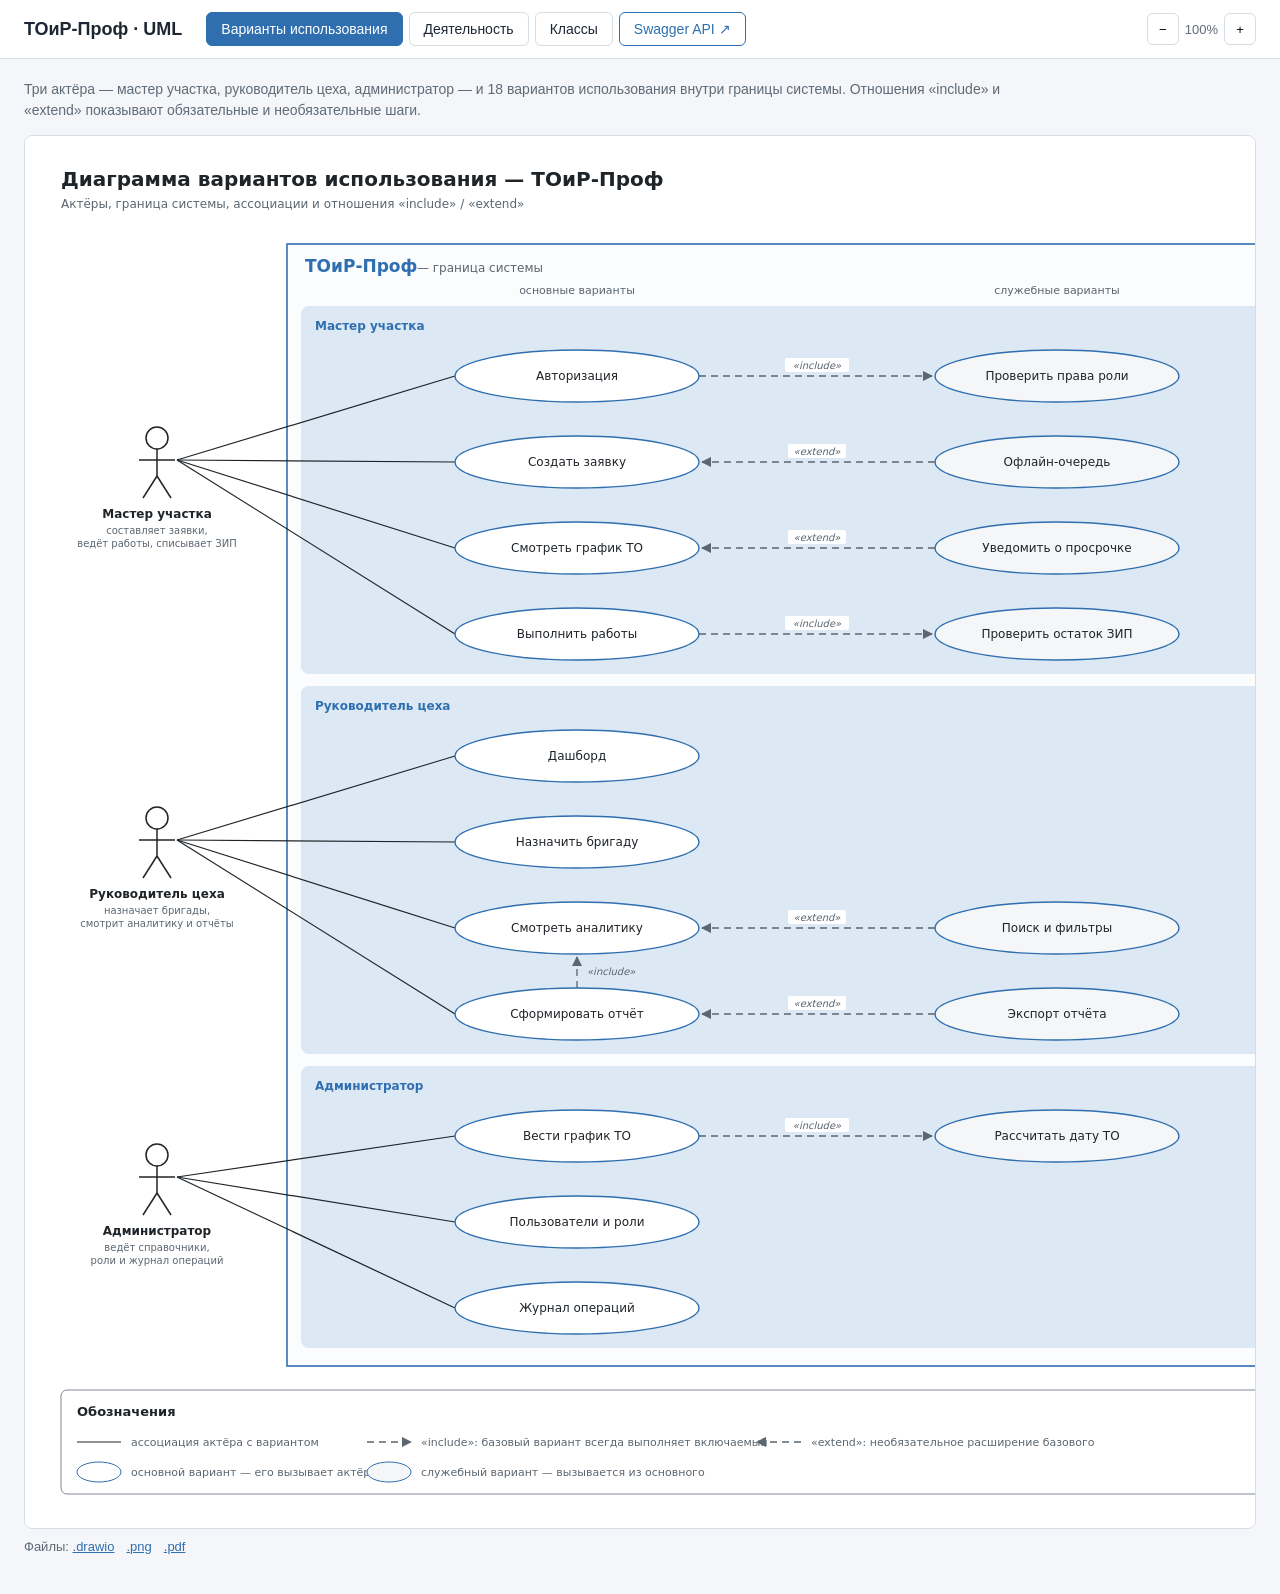
<file: docs/diagrams/index.html>
<!DOCTYPE html>
<html lang="ru">
<head>
<meta charset="utf-8">
<title>ТОиР-Проф — UML-диаграммы и API</title>
<style>
  :root { --ink:#1d2733; --muted:#5f6b78; --line:#d5dde6; --accent:#2f6fb0; --bg:#f4f6f9; }
  * { box-sizing: border-box; }
  body { margin:0; font-family:"Segoe UI",Arial,sans-serif; color:var(--ink); background:var(--bg); }
  header { position:sticky; top:0; z-index:2; background:#fff; border-bottom:1px solid var(--line);
           display:flex; align-items:center; gap:24px; padding:12px 24px; }
  header h1 { font-size:18px; margin:0; }
  nav { display:flex; gap:6px; flex-wrap:wrap; }
  nav button, nav a { font:inherit; font-size:14px; padding:8px 14px; border-radius:6px; border:1px solid var(--line);
           background:#fff; color:var(--ink); cursor:pointer; text-decoration:none; }
  nav button[aria-selected="true"] { background:var(--accent); border-color:var(--accent); color:#fff; }
  nav a { border-color:var(--accent); color:var(--accent); }
  .zoom { margin-left:auto; display:flex; gap:6px; align-items:center; color:var(--muted); font-size:13px; }
  .zoom button { font:inherit; width:32px; height:32px; border:1px solid var(--line); background:#fff; border-radius:6px; cursor:pointer; }
  main { padding:20px 24px 40px; }
  section { display:none; }
  section.on { display:block; }
  .note { color:var(--muted); font-size:14px; margin:0 0 14px; max-width:980px; line-height:1.5; }
  .sheet { background:#fff; border:1px solid var(--line); border-radius:8px; padding:12px; overflow:auto; }
  .sheet img { display:block; transform-origin:0 0; }
  .files { font-size:13px; color:var(--muted); margin-top:10px; }
  .files a { color:var(--accent); margin-right:12px; }
</style>
</head>
<body>
<header>
  <h1>ТОиР-Проф · UML</h1>
  <nav role="tablist">
    <button data-tab="usecase" aria-selected="true">Варианты использования</button>
    <button data-tab="activity">Деятельность</button>
    <button data-tab="class">Классы</button>
    <a href="http://localhost:5080/swagger" target="_blank">Swagger API ↗</a>
  </nav>
  <div class="zoom"><button id="out" title="Уменьшить">−</button><span id="pct">100%</span><button id="in" title="Увеличить">+</button></div>
</header>
<main>
  <section id="usecase" class="on">
    <p class="note">Три актёра — мастер участка, руководитель цеха, администратор — и 18 вариантов использования внутри границы системы. Отношения «include» и «extend» показывают обязательные и необязательные шаги.</p>
    <div class="sheet"><img src="01-usecase.svg" alt="Диаграмма вариантов использования"></div>
    <div class="files">Файлы: <a href="01-usecase.drawio">.drawio</a><a href="01-usecase.png">.png</a><a href="01-usecase.pdf">.pdf</a></div>
  </section>
  <section id="activity">
    <p class="note">Процесс «Выполнение заявки на ремонт и ТО» с дорожками участников, ветвлениями и параллельными ветками (fork/join).</p>
    <div class="sheet"><img src="02-activity.svg" alt="Диаграмма деятельности"></div>
    <div class="files">Файлы: <a href="02-activity.drawio">.drawio</a><a href="02-activity.png">.png</a><a href="02-activity.pdf">.pdf</a></div>
  </section>
  <section id="class">
    <p class="note">Классы повторяют таблицы db/schema.sql: три секции (имя, атрибуты, операции), видимость, кратности и правила удаления у каждой связи.</p>
    <div class="sheet"><img src="03-class.svg" alt="Диаграмма классов"></div>
    <div class="files">Файлы: <a href="03-class.drawio">.drawio</a><a href="03-class.png">.png</a><a href="03-class.pdf">.pdf</a></div>
  </section>
</main>
<script>
  let scale = 1;
  const pct = document.getElementById('pct');
  function apply() {
    document.querySelectorAll('.sheet img').forEach(img => {
      img.style.width = (img.naturalWidth * scale) + 'px';
    });
    pct.textContent = Math.round(scale * 100) + '%';
  }
  document.getElementById('in').onclick = () => { scale = Math.min(3, scale + 0.25); apply(); };
  document.getElementById('out').onclick = () => { scale = Math.max(0.25, scale - 0.25); apply(); };
  document.querySelectorAll('.sheet img').forEach(img => img.addEventListener('load', apply));
  document.querySelectorAll('nav button').forEach(btn => btn.onclick = () => {
    document.querySelectorAll('nav button').forEach(b => b.setAttribute('aria-selected', b === btn));
    document.querySelectorAll('section').forEach(s => s.classList.toggle('on', s.id === btn.dataset.tab));
  });
</script>
</body>
</html>
</file>
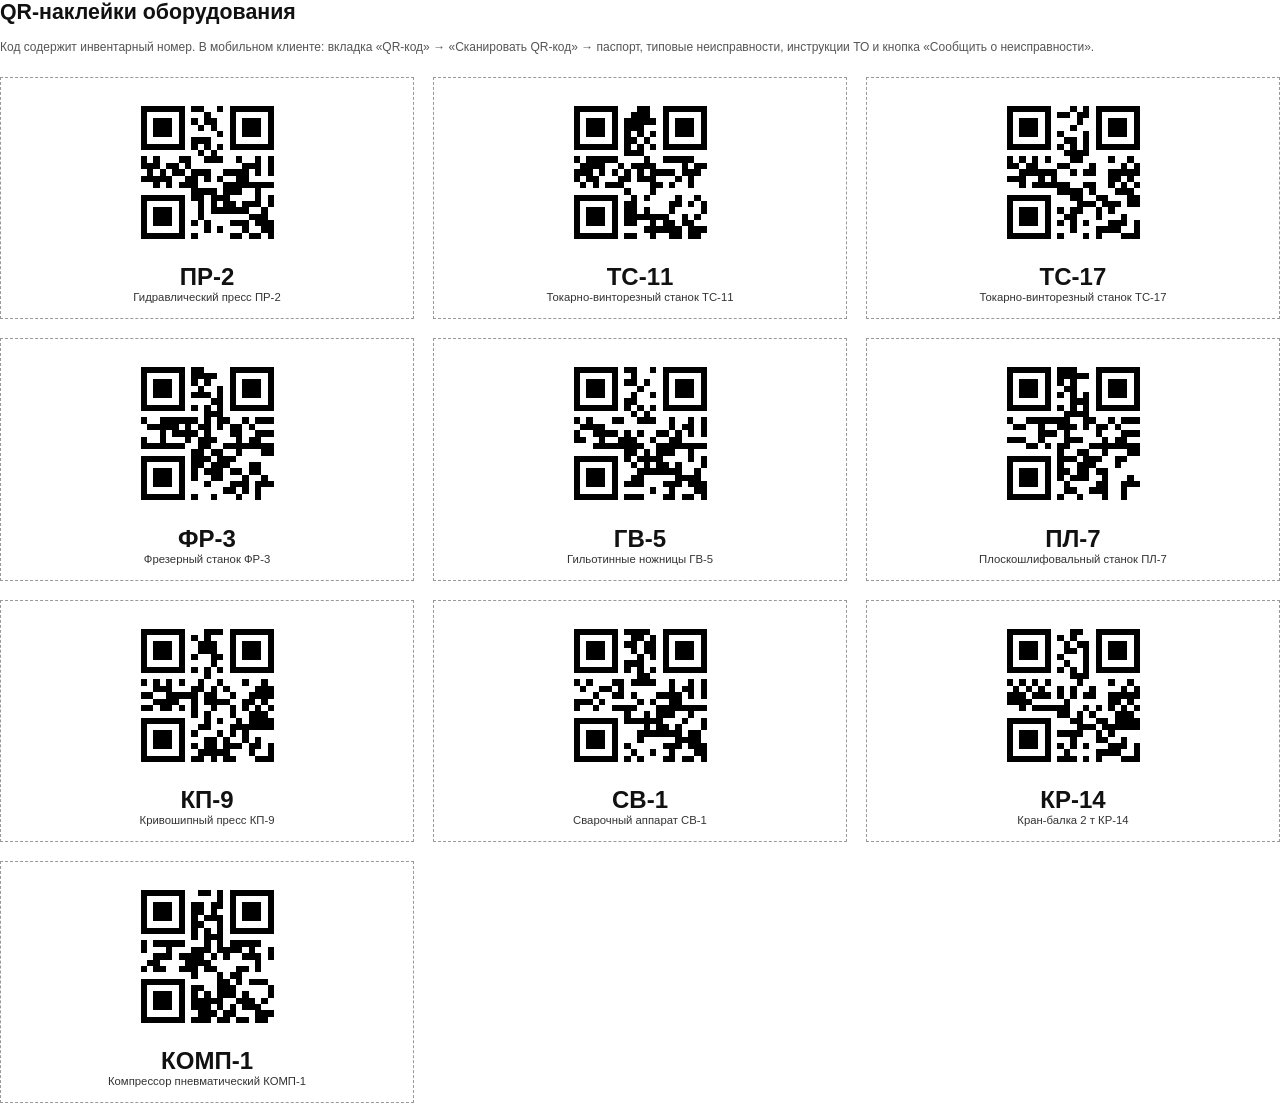
<file: docs/qr-labels.html>
<!DOCTYPE html>
<html lang="ru"><head><meta charset="utf-8"><title>QR-наклейки оборудования · ТОиР-Проф</title>
<style>
  @page { size: A4; margin: 12mm; }
  body { font-family: "Segoe UI", Arial, sans-serif; margin: 0; color: #111; }
  h1 { font-size: 16pt; margin: 0 0 4mm; }
  p.hint { font-size: 9pt; color: #555; margin: 0 0 6mm; }
  .grid { display: grid; grid-template-columns: repeat(3, 1fr); gap: 5mm; }
  .label { border: 1px dashed #999; padding: 4mm; text-align: center; break-inside: avoid; }
  .label svg { width: 42mm; height: 42mm; }
  .inv { font-size: 18pt; font-weight: 700; margin-top: 2mm; }
  .name { font-size: 8.5pt; color: #333; }
</style></head><body>
<h1>QR-наклейки оборудования</h1>
<p class="hint">Код содержит инвентарный номер. В мобильном клиенте: вкладка «QR-код» → «Сканировать QR-код» → паспорт, типовые неисправности, инструкции ТО и кнопка «Сообщить о неисправности».</p>
<div class="grid"><div class="label"><svg xmlns="http://www.w3.org/2000/svg" viewBox="0 0 25 25" shape-rendering="crispEdges"><rect width="100%" height="100%" fill="#fff"/><path d="M2 2h1v1h-1zM3 2h1v1h-1zM4 2h1v1h-1zM5 2h1v1h-1zM6 2h1v1h-1zM7 2h1v1h-1zM8 2h1v1h-1zM10 2h1v1h-1zM11 2h1v1h-1zM14 2h1v1h-1zM16 2h1v1h-1zM17 2h1v1h-1zM18 2h1v1h-1zM19 2h1v1h-1zM20 2h1v1h-1zM21 2h1v1h-1zM22 2h1v1h-1zM2 3h1v1h-1zM8 3h1v1h-1zM12 3h1v1h-1zM16 3h1v1h-1zM22 3h1v1h-1zM2 4h1v1h-1zM4 4h1v1h-1zM5 4h1v1h-1zM6 4h1v1h-1zM8 4h1v1h-1zM10 4h1v1h-1zM12 4h1v1h-1zM13 4h1v1h-1zM16 4h1v1h-1zM18 4h1v1h-1zM19 4h1v1h-1zM20 4h1v1h-1zM22 4h1v1h-1zM2 5h1v1h-1zM4 5h1v1h-1zM5 5h1v1h-1zM6 5h1v1h-1zM8 5h1v1h-1zM11 5h1v1h-1zM13 5h1v1h-1zM16 5h1v1h-1zM18 5h1v1h-1zM19 5h1v1h-1zM20 5h1v1h-1zM22 5h1v1h-1zM2 6h1v1h-1zM4 6h1v1h-1zM5 6h1v1h-1zM6 6h1v1h-1zM8 6h1v1h-1zM14 6h1v1h-1zM16 6h1v1h-1zM18 6h1v1h-1zM19 6h1v1h-1zM20 6h1v1h-1zM22 6h1v1h-1zM2 7h1v1h-1zM8 7h1v1h-1zM10 7h1v1h-1zM11 7h1v1h-1zM12 7h1v1h-1zM16 7h1v1h-1zM22 7h1v1h-1zM2 8h1v1h-1zM3 8h1v1h-1zM4 8h1v1h-1zM5 8h1v1h-1zM6 8h1v1h-1zM7 8h1v1h-1zM8 8h1v1h-1zM10 8h1v1h-1zM12 8h1v1h-1zM14 8h1v1h-1zM16 8h1v1h-1zM17 8h1v1h-1zM18 8h1v1h-1zM19 8h1v1h-1zM20 8h1v1h-1zM21 8h1v1h-1zM22 8h1v1h-1zM11 9h1v1h-1zM13 9h1v1h-1zM2 10h1v1h-1zM4 10h1v1h-1zM8 10h1v1h-1zM9 10h1v1h-1zM12 10h1v1h-1zM13 10h1v1h-1zM14 10h1v1h-1zM17 10h1v1h-1zM20 10h1v1h-1zM22 10h1v1h-1zM2 11h1v1h-1zM3 11h1v1h-1zM4 11h1v1h-1zM6 11h1v1h-1zM7 11h1v1h-1zM9 11h1v1h-1zM18 11h1v1h-1zM19 11h1v1h-1zM20 11h1v1h-1zM22 11h1v1h-1zM3 12h1v1h-1zM5 12h1v1h-1zM7 12h1v1h-1zM8 12h1v1h-1zM10 12h1v1h-1zM11 12h1v1h-1zM12 12h1v1h-1zM15 12h1v1h-1zM16 12h1v1h-1zM17 12h1v1h-1zM18 12h1v1h-1zM20 12h1v1h-1zM22 12h1v1h-1zM2 13h1v1h-1zM3 13h1v1h-1zM4 13h1v1h-1zM5 13h1v1h-1zM6 13h1v1h-1zM9 13h1v1h-1zM10 13h1v1h-1zM12 13h1v1h-1zM14 13h1v1h-1zM17 13h1v1h-1zM18 13h1v1h-1zM4 14h1v1h-1zM6 14h1v1h-1zM8 14h1v1h-1zM9 14h1v1h-1zM10 14h1v1h-1zM15 14h1v1h-1zM16 14h1v1h-1zM17 14h1v1h-1zM18 14h1v1h-1zM19 14h1v1h-1zM20 14h1v1h-1zM21 14h1v1h-1zM22 14h1v1h-1zM10 15h1v1h-1zM11 15h1v1h-1zM12 15h1v1h-1zM13 15h1v1h-1zM15 15h1v1h-1zM16 15h1v1h-1zM17 15h1v1h-1zM20 15h1v1h-1zM2 16h1v1h-1zM3 16h1v1h-1zM4 16h1v1h-1zM5 16h1v1h-1zM6 16h1v1h-1zM7 16h1v1h-1zM8 16h1v1h-1zM10 16h1v1h-1zM11 16h1v1h-1zM13 16h1v1h-1zM14 16h1v1h-1zM15 16h1v1h-1zM20 16h1v1h-1zM22 16h1v1h-1zM2 17h1v1h-1zM8 17h1v1h-1zM11 17h1v1h-1zM13 17h1v1h-1zM15 17h1v1h-1zM16 17h1v1h-1zM18 17h1v1h-1zM19 17h1v1h-1zM20 17h1v1h-1zM22 17h1v1h-1zM2 18h1v1h-1zM4 18h1v1h-1zM5 18h1v1h-1zM6 18h1v1h-1zM8 18h1v1h-1zM11 18h1v1h-1zM13 18h1v1h-1zM14 18h1v1h-1zM15 18h1v1h-1zM16 18h1v1h-1zM17 18h1v1h-1zM18 18h1v1h-1zM21 18h1v1h-1zM2 19h1v1h-1zM4 19h1v1h-1zM5 19h1v1h-1zM6 19h1v1h-1zM8 19h1v1h-1zM11 19h1v1h-1zM19 19h1v1h-1zM20 19h1v1h-1zM21 19h1v1h-1zM2 20h1v1h-1zM4 20h1v1h-1zM5 20h1v1h-1zM6 20h1v1h-1zM8 20h1v1h-1zM10 20h1v1h-1zM12 20h1v1h-1zM16 20h1v1h-1zM17 20h1v1h-1zM18 20h1v1h-1zM20 20h1v1h-1zM21 20h1v1h-1zM22 20h1v1h-1zM2 21h1v1h-1zM8 21h1v1h-1zM12 21h1v1h-1zM14 21h1v1h-1zM18 21h1v1h-1zM21 21h1v1h-1zM22 21h1v1h-1zM2 22h1v1h-1zM3 22h1v1h-1zM4 22h1v1h-1zM5 22h1v1h-1zM6 22h1v1h-1zM7 22h1v1h-1zM8 22h1v1h-1zM10 22h1v1h-1zM16 22h1v1h-1zM17 22h1v1h-1zM19 22h1v1h-1zM20 22h1v1h-1zM22 22h1v1h-1z" fill="#000"/></svg><div class="inv">ПР-2</div><div class="name">Гидравлический пресс ПР-2</div></div>
<div class="label"><svg xmlns="http://www.w3.org/2000/svg" viewBox="0 0 25 25" shape-rendering="crispEdges"><rect width="100%" height="100%" fill="#fff"/><path d="M2 2h1v1h-1zM3 2h1v1h-1zM4 2h1v1h-1zM5 2h1v1h-1zM6 2h1v1h-1zM7 2h1v1h-1zM8 2h1v1h-1zM12 2h1v1h-1zM13 2h1v1h-1zM16 2h1v1h-1zM17 2h1v1h-1zM18 2h1v1h-1zM19 2h1v1h-1zM20 2h1v1h-1zM21 2h1v1h-1zM22 2h1v1h-1zM2 3h1v1h-1zM8 3h1v1h-1zM11 3h1v1h-1zM12 3h1v1h-1zM13 3h1v1h-1zM16 3h1v1h-1zM22 3h1v1h-1zM2 4h1v1h-1zM4 4h1v1h-1zM5 4h1v1h-1zM6 4h1v1h-1zM8 4h1v1h-1zM10 4h1v1h-1zM11 4h1v1h-1zM12 4h1v1h-1zM13 4h1v1h-1zM14 4h1v1h-1zM16 4h1v1h-1zM18 4h1v1h-1zM19 4h1v1h-1zM20 4h1v1h-1zM22 4h1v1h-1zM2 5h1v1h-1zM4 5h1v1h-1zM5 5h1v1h-1zM6 5h1v1h-1zM8 5h1v1h-1zM10 5h1v1h-1zM11 5h1v1h-1zM12 5h1v1h-1zM16 5h1v1h-1zM18 5h1v1h-1zM19 5h1v1h-1zM20 5h1v1h-1zM22 5h1v1h-1zM2 6h1v1h-1zM4 6h1v1h-1zM5 6h1v1h-1zM6 6h1v1h-1zM8 6h1v1h-1zM10 6h1v1h-1zM12 6h1v1h-1zM14 6h1v1h-1zM16 6h1v1h-1zM18 6h1v1h-1zM19 6h1v1h-1zM20 6h1v1h-1zM22 6h1v1h-1zM2 7h1v1h-1zM8 7h1v1h-1zM10 7h1v1h-1zM11 7h1v1h-1zM13 7h1v1h-1zM16 7h1v1h-1zM22 7h1v1h-1zM2 8h1v1h-1zM3 8h1v1h-1zM4 8h1v1h-1zM5 8h1v1h-1zM6 8h1v1h-1zM7 8h1v1h-1zM8 8h1v1h-1zM10 8h1v1h-1zM12 8h1v1h-1zM14 8h1v1h-1zM16 8h1v1h-1zM17 8h1v1h-1zM18 8h1v1h-1zM19 8h1v1h-1zM20 8h1v1h-1zM21 8h1v1h-1zM22 8h1v1h-1zM10 9h1v1h-1zM11 9h1v1h-1zM12 9h1v1h-1zM2 10h1v1h-1zM4 10h1v1h-1zM5 10h1v1h-1zM6 10h1v1h-1zM7 10h1v1h-1zM8 10h1v1h-1zM13 10h1v1h-1zM16 10h1v1h-1zM17 10h1v1h-1zM18 10h1v1h-1zM19 10h1v1h-1zM20 10h1v1h-1zM3 11h1v1h-1zM4 11h1v1h-1zM5 11h1v1h-1zM6 11h1v1h-1zM9 11h1v1h-1zM11 11h1v1h-1zM12 11h1v1h-1zM13 11h1v1h-1zM14 11h1v1h-1zM19 11h1v1h-1zM21 11h1v1h-1zM22 11h1v1h-1zM2 12h1v1h-1zM3 12h1v1h-1zM4 12h1v1h-1zM6 12h1v1h-1zM8 12h1v1h-1zM10 12h1v1h-1zM12 12h1v1h-1zM14 12h1v1h-1zM15 12h1v1h-1zM16 12h1v1h-1zM17 12h1v1h-1zM19 12h1v1h-1zM20 12h1v1h-1zM21 12h1v1h-1zM2 13h1v1h-1zM4 13h1v1h-1zM5 13h1v1h-1zM9 13h1v1h-1zM10 13h1v1h-1zM12 13h1v1h-1zM13 13h1v1h-1zM14 13h1v1h-1zM18 13h1v1h-1zM20 13h1v1h-1zM3 14h1v1h-1zM5 14h1v1h-1zM7 14h1v1h-1zM8 14h1v1h-1zM9 14h1v1h-1zM14 14h1v1h-1zM15 14h1v1h-1zM17 14h1v1h-1zM20 14h1v1h-1zM10 15h1v1h-1zM14 15h1v1h-1zM2 16h1v1h-1zM3 16h1v1h-1zM4 16h1v1h-1zM5 16h1v1h-1zM6 16h1v1h-1zM7 16h1v1h-1zM8 16h1v1h-1zM11 16h1v1h-1zM13 16h1v1h-1zM18 16h1v1h-1zM21 16h1v1h-1zM2 17h1v1h-1zM8 17h1v1h-1zM10 17h1v1h-1zM11 17h1v1h-1zM17 17h1v1h-1zM18 17h1v1h-1zM20 17h1v1h-1zM22 17h1v1h-1zM2 18h1v1h-1zM4 18h1v1h-1zM5 18h1v1h-1zM6 18h1v1h-1zM8 18h1v1h-1zM10 18h1v1h-1zM11 18h1v1h-1zM13 18h1v1h-1zM17 18h1v1h-1zM22 18h1v1h-1zM2 19h1v1h-1zM4 19h1v1h-1zM5 19h1v1h-1zM6 19h1v1h-1zM8 19h1v1h-1zM10 19h1v1h-1zM11 19h1v1h-1zM12 19h1v1h-1zM13 19h1v1h-1zM14 19h1v1h-1zM15 19h1v1h-1zM16 19h1v1h-1zM19 19h1v1h-1zM21 19h1v1h-1zM2 20h1v1h-1zM4 20h1v1h-1zM5 20h1v1h-1zM6 20h1v1h-1zM8 20h1v1h-1zM10 20h1v1h-1zM11 20h1v1h-1zM14 20h1v1h-1zM16 20h1v1h-1zM17 20h1v1h-1zM19 20h1v1h-1zM20 20h1v1h-1zM2 21h1v1h-1zM8 21h1v1h-1zM13 21h1v1h-1zM14 21h1v1h-1zM15 21h1v1h-1zM16 21h1v1h-1zM17 21h1v1h-1zM18 21h1v1h-1zM20 21h1v1h-1zM21 21h1v1h-1zM22 21h1v1h-1zM2 22h1v1h-1zM3 22h1v1h-1zM4 22h1v1h-1zM5 22h1v1h-1zM6 22h1v1h-1zM7 22h1v1h-1zM8 22h1v1h-1zM10 22h1v1h-1zM11 22h1v1h-1zM14 22h1v1h-1zM17 22h1v1h-1zM18 22h1v1h-1zM20 22h1v1h-1zM21 22h1v1h-1z" fill="#000"/></svg><div class="inv">ТС-11</div><div class="name">Токарно-винторезный станок ТС-11</div></div>
<div class="label"><svg xmlns="http://www.w3.org/2000/svg" viewBox="0 0 25 25" shape-rendering="crispEdges"><rect width="100%" height="100%" fill="#fff"/><path d="M2 2h1v1h-1zM3 2h1v1h-1zM4 2h1v1h-1zM5 2h1v1h-1zM6 2h1v1h-1zM7 2h1v1h-1zM8 2h1v1h-1zM12 2h1v1h-1zM14 2h1v1h-1zM16 2h1v1h-1zM17 2h1v1h-1zM18 2h1v1h-1zM19 2h1v1h-1zM20 2h1v1h-1zM21 2h1v1h-1zM22 2h1v1h-1zM2 3h1v1h-1zM8 3h1v1h-1zM10 3h1v1h-1zM11 3h1v1h-1zM13 3h1v1h-1zM14 3h1v1h-1zM16 3h1v1h-1zM22 3h1v1h-1zM2 4h1v1h-1zM4 4h1v1h-1zM5 4h1v1h-1zM6 4h1v1h-1zM8 4h1v1h-1zM13 4h1v1h-1zM16 4h1v1h-1zM18 4h1v1h-1zM19 4h1v1h-1zM20 4h1v1h-1zM22 4h1v1h-1zM2 5h1v1h-1zM4 5h1v1h-1zM5 5h1v1h-1zM6 5h1v1h-1zM8 5h1v1h-1zM12 5h1v1h-1zM16 5h1v1h-1zM18 5h1v1h-1zM19 5h1v1h-1zM20 5h1v1h-1zM22 5h1v1h-1zM2 6h1v1h-1zM4 6h1v1h-1zM5 6h1v1h-1zM6 6h1v1h-1zM8 6h1v1h-1zM10 6h1v1h-1zM14 6h1v1h-1zM16 6h1v1h-1zM18 6h1v1h-1zM19 6h1v1h-1zM20 6h1v1h-1zM22 6h1v1h-1zM2 7h1v1h-1zM8 7h1v1h-1zM11 7h1v1h-1zM12 7h1v1h-1zM14 7h1v1h-1zM16 7h1v1h-1zM22 7h1v1h-1zM2 8h1v1h-1zM3 8h1v1h-1zM4 8h1v1h-1zM5 8h1v1h-1zM6 8h1v1h-1zM7 8h1v1h-1zM8 8h1v1h-1zM10 8h1v1h-1zM12 8h1v1h-1zM14 8h1v1h-1zM16 8h1v1h-1zM17 8h1v1h-1zM18 8h1v1h-1zM19 8h1v1h-1zM20 8h1v1h-1zM21 8h1v1h-1zM22 8h1v1h-1zM11 9h1v1h-1zM12 9h1v1h-1zM13 9h1v1h-1zM14 9h1v1h-1zM2 10h1v1h-1zM4 10h1v1h-1zM6 10h1v1h-1zM8 10h1v1h-1zM12 10h1v1h-1zM13 10h1v1h-1zM18 10h1v1h-1zM21 10h1v1h-1zM2 11h1v1h-1zM3 11h1v1h-1zM5 11h1v1h-1zM6 11h1v1h-1zM10 11h1v1h-1zM11 11h1v1h-1zM15 11h1v1h-1zM20 11h1v1h-1zM22 11h1v1h-1zM4 12h1v1h-1zM5 12h1v1h-1zM6 12h1v1h-1zM7 12h1v1h-1zM8 12h1v1h-1zM9 12h1v1h-1zM12 12h1v1h-1zM14 12h1v1h-1zM15 12h1v1h-1zM18 12h1v1h-1zM19 12h1v1h-1zM20 12h1v1h-1zM21 12h1v1h-1zM22 12h1v1h-1zM2 13h1v1h-1zM3 13h1v1h-1zM4 13h1v1h-1zM7 13h1v1h-1zM9 13h1v1h-1zM18 13h1v1h-1zM19 13h1v1h-1zM21 13h1v1h-1zM4 14h1v1h-1zM6 14h1v1h-1zM7 14h1v1h-1zM8 14h1v1h-1zM9 14h1v1h-1zM10 14h1v1h-1zM11 14h1v1h-1zM14 14h1v1h-1zM15 14h1v1h-1zM18 14h1v1h-1zM20 14h1v1h-1zM22 14h1v1h-1zM10 15h1v1h-1zM11 15h1v1h-1zM12 15h1v1h-1zM13 15h1v1h-1zM15 15h1v1h-1zM19 15h1v1h-1zM20 15h1v1h-1zM21 15h1v1h-1zM2 16h1v1h-1zM3 16h1v1h-1zM4 16h1v1h-1zM5 16h1v1h-1zM6 16h1v1h-1zM7 16h1v1h-1zM8 16h1v1h-1zM12 16h1v1h-1zM13 16h1v1h-1zM16 16h1v1h-1zM17 16h1v1h-1zM21 16h1v1h-1zM22 16h1v1h-1zM2 17h1v1h-1zM8 17h1v1h-1zM13 17h1v1h-1zM14 17h1v1h-1zM15 17h1v1h-1zM17 17h1v1h-1zM18 17h1v1h-1zM19 17h1v1h-1zM21 17h1v1h-1zM22 17h1v1h-1zM2 18h1v1h-1zM4 18h1v1h-1zM5 18h1v1h-1zM6 18h1v1h-1zM8 18h1v1h-1zM10 18h1v1h-1zM12 18h1v1h-1zM13 18h1v1h-1zM16 18h1v1h-1zM18 18h1v1h-1zM2 19h1v1h-1zM4 19h1v1h-1zM5 19h1v1h-1zM6 19h1v1h-1zM8 19h1v1h-1zM11 19h1v1h-1zM12 19h1v1h-1zM16 19h1v1h-1zM20 19h1v1h-1zM2 20h1v1h-1zM4 20h1v1h-1zM5 20h1v1h-1zM6 20h1v1h-1zM8 20h1v1h-1zM10 20h1v1h-1zM12 20h1v1h-1zM14 20h1v1h-1zM18 20h1v1h-1zM19 20h1v1h-1zM20 20h1v1h-1zM22 20h1v1h-1zM2 21h1v1h-1zM8 21h1v1h-1zM12 21h1v1h-1zM16 21h1v1h-1zM17 21h1v1h-1zM18 21h1v1h-1zM19 21h1v1h-1zM22 21h1v1h-1zM2 22h1v1h-1zM3 22h1v1h-1zM4 22h1v1h-1zM5 22h1v1h-1zM6 22h1v1h-1zM7 22h1v1h-1zM8 22h1v1h-1zM10 22h1v1h-1zM14 22h1v1h-1zM16 22h1v1h-1zM20 22h1v1h-1zM21 22h1v1h-1zM22 22h1v1h-1z" fill="#000"/></svg><div class="inv">ТС-17</div><div class="name">Токарно-винторезный станок ТС-17</div></div>
<div class="label"><svg xmlns="http://www.w3.org/2000/svg" viewBox="0 0 25 25" shape-rendering="crispEdges"><rect width="100%" height="100%" fill="#fff"/><path d="M2 2h1v1h-1zM3 2h1v1h-1zM4 2h1v1h-1zM5 2h1v1h-1zM6 2h1v1h-1zM7 2h1v1h-1zM8 2h1v1h-1zM10 2h1v1h-1zM11 2h1v1h-1zM16 2h1v1h-1zM17 2h1v1h-1zM18 2h1v1h-1zM19 2h1v1h-1zM20 2h1v1h-1zM21 2h1v1h-1zM22 2h1v1h-1zM2 3h1v1h-1zM8 3h1v1h-1zM10 3h1v1h-1zM11 3h1v1h-1zM12 3h1v1h-1zM13 3h1v1h-1zM16 3h1v1h-1zM22 3h1v1h-1zM2 4h1v1h-1zM4 4h1v1h-1zM5 4h1v1h-1zM6 4h1v1h-1zM8 4h1v1h-1zM10 4h1v1h-1zM12 4h1v1h-1zM16 4h1v1h-1zM18 4h1v1h-1zM19 4h1v1h-1zM20 4h1v1h-1zM22 4h1v1h-1zM2 5h1v1h-1zM4 5h1v1h-1zM5 5h1v1h-1zM6 5h1v1h-1zM8 5h1v1h-1zM11 5h1v1h-1zM14 5h1v1h-1zM16 5h1v1h-1zM18 5h1v1h-1zM19 5h1v1h-1zM20 5h1v1h-1zM22 5h1v1h-1zM2 6h1v1h-1zM4 6h1v1h-1zM5 6h1v1h-1zM6 6h1v1h-1zM8 6h1v1h-1zM10 6h1v1h-1zM11 6h1v1h-1zM12 6h1v1h-1zM14 6h1v1h-1zM16 6h1v1h-1zM18 6h1v1h-1zM19 6h1v1h-1zM20 6h1v1h-1zM22 6h1v1h-1zM2 7h1v1h-1zM8 7h1v1h-1zM13 7h1v1h-1zM14 7h1v1h-1zM16 7h1v1h-1zM22 7h1v1h-1zM2 8h1v1h-1zM3 8h1v1h-1zM4 8h1v1h-1zM5 8h1v1h-1zM6 8h1v1h-1zM7 8h1v1h-1zM8 8h1v1h-1zM10 8h1v1h-1zM12 8h1v1h-1zM14 8h1v1h-1zM16 8h1v1h-1zM17 8h1v1h-1zM18 8h1v1h-1zM19 8h1v1h-1zM20 8h1v1h-1zM21 8h1v1h-1zM22 8h1v1h-1zM12 9h1v1h-1zM13 9h1v1h-1zM14 9h1v1h-1zM2 10h1v1h-1zM5 10h1v1h-1zM6 10h1v1h-1zM7 10h1v1h-1zM8 10h1v1h-1zM9 10h1v1h-1zM10 10h1v1h-1zM12 10h1v1h-1zM14 10h1v1h-1zM15 10h1v1h-1zM18 10h1v1h-1zM20 10h1v1h-1zM21 10h1v1h-1zM22 10h1v1h-1zM3 11h1v1h-1zM4 11h1v1h-1zM5 11h1v1h-1zM6 11h1v1h-1zM7 11h1v1h-1zM9 11h1v1h-1zM11 11h1v1h-1zM12 11h1v1h-1zM14 11h1v1h-1zM16 11h1v1h-1zM17 11h1v1h-1zM19 11h1v1h-1zM5 12h1v1h-1zM7 12h1v1h-1zM8 12h1v1h-1zM9 12h1v1h-1zM10 12h1v1h-1zM12 12h1v1h-1zM16 12h1v1h-1zM17 12h1v1h-1zM20 12h1v1h-1zM21 12h1v1h-1zM22 12h1v1h-1zM2 13h1v1h-1zM5 13h1v1h-1zM9 13h1v1h-1zM11 13h1v1h-1zM12 13h1v1h-1zM13 13h1v1h-1zM17 13h1v1h-1zM19 13h1v1h-1zM20 13h1v1h-1zM2 14h1v1h-1zM3 14h1v1h-1zM4 14h1v1h-1zM5 14h1v1h-1zM6 14h1v1h-1zM7 14h1v1h-1zM8 14h1v1h-1zM11 14h1v1h-1zM12 14h1v1h-1zM15 14h1v1h-1zM16 14h1v1h-1zM17 14h1v1h-1zM18 14h1v1h-1zM19 14h1v1h-1zM20 14h1v1h-1zM21 14h1v1h-1zM22 14h1v1h-1zM10 15h1v1h-1zM11 15h1v1h-1zM13 15h1v1h-1zM14 15h1v1h-1zM17 15h1v1h-1zM21 15h1v1h-1zM22 15h1v1h-1zM2 16h1v1h-1zM3 16h1v1h-1zM4 16h1v1h-1zM5 16h1v1h-1zM6 16h1v1h-1zM7 16h1v1h-1zM8 16h1v1h-1zM10 16h1v1h-1zM11 16h1v1h-1zM12 16h1v1h-1zM14 16h1v1h-1zM15 16h1v1h-1zM16 16h1v1h-1zM2 17h1v1h-1zM8 17h1v1h-1zM10 17h1v1h-1zM11 17h1v1h-1zM13 17h1v1h-1zM14 17h1v1h-1zM15 17h1v1h-1zM19 17h1v1h-1zM20 17h1v1h-1zM2 18h1v1h-1zM4 18h1v1h-1zM5 18h1v1h-1zM6 18h1v1h-1zM8 18h1v1h-1zM10 18h1v1h-1zM12 18h1v1h-1zM13 18h1v1h-1zM14 18h1v1h-1zM16 18h1v1h-1zM17 18h1v1h-1zM19 18h1v1h-1zM20 18h1v1h-1zM2 19h1v1h-1zM4 19h1v1h-1zM5 19h1v1h-1zM6 19h1v1h-1zM8 19h1v1h-1zM10 19h1v1h-1zM13 19h1v1h-1zM14 19h1v1h-1zM18 19h1v1h-1zM21 19h1v1h-1zM2 20h1v1h-1zM4 20h1v1h-1zM5 20h1v1h-1zM6 20h1v1h-1zM8 20h1v1h-1zM12 20h1v1h-1zM16 20h1v1h-1zM17 20h1v1h-1zM18 20h1v1h-1zM20 20h1v1h-1zM21 20h1v1h-1zM22 20h1v1h-1zM2 21h1v1h-1zM8 21h1v1h-1zM15 21h1v1h-1zM16 21h1v1h-1zM18 21h1v1h-1zM20 21h1v1h-1zM2 22h1v1h-1zM3 22h1v1h-1zM4 22h1v1h-1zM5 22h1v1h-1zM6 22h1v1h-1zM7 22h1v1h-1zM8 22h1v1h-1zM10 22h1v1h-1zM13 22h1v1h-1zM17 22h1v1h-1zM20 22h1v1h-1z" fill="#000"/></svg><div class="inv">ФР-3</div><div class="name">Фрезерный станок ФР-3</div></div>
<div class="label"><svg xmlns="http://www.w3.org/2000/svg" viewBox="0 0 25 25" shape-rendering="crispEdges"><rect width="100%" height="100%" fill="#fff"/><path d="M2 2h1v1h-1zM3 2h1v1h-1zM4 2h1v1h-1zM5 2h1v1h-1zM6 2h1v1h-1zM7 2h1v1h-1zM8 2h1v1h-1zM10 2h1v1h-1zM11 2h1v1h-1zM14 2h1v1h-1zM16 2h1v1h-1zM17 2h1v1h-1zM18 2h1v1h-1zM19 2h1v1h-1zM20 2h1v1h-1zM21 2h1v1h-1zM22 2h1v1h-1zM2 3h1v1h-1zM8 3h1v1h-1zM11 3h1v1h-1zM16 3h1v1h-1zM22 3h1v1h-1zM2 4h1v1h-1zM4 4h1v1h-1zM5 4h1v1h-1zM6 4h1v1h-1zM8 4h1v1h-1zM10 4h1v1h-1zM11 4h1v1h-1zM13 4h1v1h-1zM16 4h1v1h-1zM18 4h1v1h-1zM19 4h1v1h-1zM20 4h1v1h-1zM22 4h1v1h-1zM2 5h1v1h-1zM4 5h1v1h-1zM5 5h1v1h-1zM6 5h1v1h-1zM8 5h1v1h-1zM12 5h1v1h-1zM16 5h1v1h-1zM18 5h1v1h-1zM19 5h1v1h-1zM20 5h1v1h-1zM22 5h1v1h-1zM2 6h1v1h-1zM4 6h1v1h-1zM5 6h1v1h-1zM6 6h1v1h-1zM8 6h1v1h-1zM11 6h1v1h-1zM14 6h1v1h-1zM16 6h1v1h-1zM18 6h1v1h-1zM19 6h1v1h-1zM20 6h1v1h-1zM22 6h1v1h-1zM2 7h1v1h-1zM8 7h1v1h-1zM10 7h1v1h-1zM11 7h1v1h-1zM16 7h1v1h-1zM22 7h1v1h-1zM2 8h1v1h-1zM3 8h1v1h-1zM4 8h1v1h-1zM5 8h1v1h-1zM6 8h1v1h-1zM7 8h1v1h-1zM8 8h1v1h-1zM10 8h1v1h-1zM12 8h1v1h-1zM14 8h1v1h-1zM16 8h1v1h-1zM17 8h1v1h-1zM18 8h1v1h-1zM19 8h1v1h-1zM20 8h1v1h-1zM21 8h1v1h-1zM22 8h1v1h-1zM11 9h1v1h-1zM13 9h1v1h-1zM2 10h1v1h-1zM4 10h1v1h-1zM8 10h1v1h-1zM9 10h1v1h-1zM12 10h1v1h-1zM13 10h1v1h-1zM14 10h1v1h-1zM17 10h1v1h-1zM20 10h1v1h-1zM22 10h1v1h-1zM3 11h1v1h-1zM4 11h1v1h-1zM5 11h1v1h-1zM6 11h1v1h-1zM17 11h1v1h-1zM19 11h1v1h-1zM20 11h1v1h-1zM22 11h1v1h-1zM2 12h1v1h-1zM5 12h1v1h-1zM6 12h1v1h-1zM7 12h1v1h-1zM8 12h1v1h-1zM10 12h1v1h-1zM12 12h1v1h-1zM15 12h1v1h-1zM16 12h1v1h-1zM18 12h1v1h-1zM20 12h1v1h-1zM22 12h1v1h-1zM2 13h1v1h-1zM3 13h1v1h-1zM6 13h1v1h-1zM9 13h1v1h-1zM10 13h1v1h-1zM11 13h1v1h-1zM14 13h1v1h-1zM17 13h1v1h-1zM18 13h1v1h-1zM5 14h1v1h-1zM6 14h1v1h-1zM7 14h1v1h-1zM8 14h1v1h-1zM9 14h1v1h-1zM10 14h1v1h-1zM11 14h1v1h-1zM12 14h1v1h-1zM15 14h1v1h-1zM16 14h1v1h-1zM17 14h1v1h-1zM18 14h1v1h-1zM19 14h1v1h-1zM20 14h1v1h-1zM21 14h1v1h-1zM22 14h1v1h-1zM10 15h1v1h-1zM11 15h1v1h-1zM13 15h1v1h-1zM15 15h1v1h-1zM16 15h1v1h-1zM17 15h1v1h-1zM20 15h1v1h-1zM2 16h1v1h-1zM3 16h1v1h-1zM4 16h1v1h-1zM5 16h1v1h-1zM6 16h1v1h-1zM7 16h1v1h-1zM8 16h1v1h-1zM10 16h1v1h-1zM12 16h1v1h-1zM13 16h1v1h-1zM14 16h1v1h-1zM15 16h1v1h-1zM20 16h1v1h-1zM22 16h1v1h-1zM2 17h1v1h-1zM8 17h1v1h-1zM11 17h1v1h-1zM13 17h1v1h-1zM15 17h1v1h-1zM16 17h1v1h-1zM18 17h1v1h-1zM22 17h1v1h-1zM2 18h1v1h-1zM4 18h1v1h-1zM5 18h1v1h-1zM6 18h1v1h-1zM8 18h1v1h-1zM12 18h1v1h-1zM13 18h1v1h-1zM14 18h1v1h-1zM15 18h1v1h-1zM16 18h1v1h-1zM17 18h1v1h-1zM18 18h1v1h-1zM21 18h1v1h-1zM2 19h1v1h-1zM4 19h1v1h-1zM5 19h1v1h-1zM6 19h1v1h-1zM8 19h1v1h-1zM11 19h1v1h-1zM12 19h1v1h-1zM18 19h1v1h-1zM19 19h1v1h-1zM20 19h1v1h-1zM21 19h1v1h-1zM2 20h1v1h-1zM4 20h1v1h-1zM5 20h1v1h-1zM6 20h1v1h-1zM8 20h1v1h-1zM10 20h1v1h-1zM11 20h1v1h-1zM12 20h1v1h-1zM16 20h1v1h-1zM17 20h1v1h-1zM18 20h1v1h-1zM20 20h1v1h-1zM21 20h1v1h-1zM22 20h1v1h-1zM2 21h1v1h-1zM8 21h1v1h-1zM14 21h1v1h-1zM17 21h1v1h-1zM21 21h1v1h-1zM22 21h1v1h-1zM2 22h1v1h-1zM3 22h1v1h-1zM4 22h1v1h-1zM5 22h1v1h-1zM6 22h1v1h-1zM7 22h1v1h-1zM8 22h1v1h-1zM10 22h1v1h-1zM11 22h1v1h-1zM12 22h1v1h-1zM16 22h1v1h-1zM17 22h1v1h-1zM19 22h1v1h-1zM20 22h1v1h-1zM22 22h1v1h-1z" fill="#000"/></svg><div class="inv">ГВ-5</div><div class="name">Гильотинные ножницы ГВ-5</div></div>
<div class="label"><svg xmlns="http://www.w3.org/2000/svg" viewBox="0 0 25 25" shape-rendering="crispEdges"><rect width="100%" height="100%" fill="#fff"/><path d="M2 2h1v1h-1zM3 2h1v1h-1zM4 2h1v1h-1zM5 2h1v1h-1zM6 2h1v1h-1zM7 2h1v1h-1zM8 2h1v1h-1zM10 2h1v1h-1zM11 2h1v1h-1zM12 2h1v1h-1zM16 2h1v1h-1zM17 2h1v1h-1zM18 2h1v1h-1zM19 2h1v1h-1zM20 2h1v1h-1zM21 2h1v1h-1zM22 2h1v1h-1zM2 3h1v1h-1zM8 3h1v1h-1zM10 3h1v1h-1zM11 3h1v1h-1zM12 3h1v1h-1zM13 3h1v1h-1zM14 3h1v1h-1zM16 3h1v1h-1zM22 3h1v1h-1zM2 4h1v1h-1zM4 4h1v1h-1zM5 4h1v1h-1zM6 4h1v1h-1zM8 4h1v1h-1zM10 4h1v1h-1zM12 4h1v1h-1zM16 4h1v1h-1zM18 4h1v1h-1zM19 4h1v1h-1zM20 4h1v1h-1zM22 4h1v1h-1zM2 5h1v1h-1zM4 5h1v1h-1zM5 5h1v1h-1zM6 5h1v1h-1zM8 5h1v1h-1zM11 5h1v1h-1zM12 5h1v1h-1zM16 5h1v1h-1zM18 5h1v1h-1zM19 5h1v1h-1zM20 5h1v1h-1zM22 5h1v1h-1zM2 6h1v1h-1zM4 6h1v1h-1zM5 6h1v1h-1zM6 6h1v1h-1zM8 6h1v1h-1zM10 6h1v1h-1zM12 6h1v1h-1zM14 6h1v1h-1zM16 6h1v1h-1zM18 6h1v1h-1zM19 6h1v1h-1zM20 6h1v1h-1zM22 6h1v1h-1zM2 7h1v1h-1zM8 7h1v1h-1zM12 7h1v1h-1zM13 7h1v1h-1zM14 7h1v1h-1zM16 7h1v1h-1zM22 7h1v1h-1zM2 8h1v1h-1zM3 8h1v1h-1zM4 8h1v1h-1zM5 8h1v1h-1zM6 8h1v1h-1zM7 8h1v1h-1zM8 8h1v1h-1zM10 8h1v1h-1zM12 8h1v1h-1zM14 8h1v1h-1zM16 8h1v1h-1zM17 8h1v1h-1zM18 8h1v1h-1zM19 8h1v1h-1zM20 8h1v1h-1zM21 8h1v1h-1zM22 8h1v1h-1zM11 9h1v1h-1zM12 9h1v1h-1zM13 9h1v1h-1zM14 9h1v1h-1zM2 10h1v1h-1zM5 10h1v1h-1zM6 10h1v1h-1zM7 10h1v1h-1zM8 10h1v1h-1zM9 10h1v1h-1zM10 10h1v1h-1zM11 10h1v1h-1zM14 10h1v1h-1zM15 10h1v1h-1zM18 10h1v1h-1zM20 10h1v1h-1zM21 10h1v1h-1zM22 10h1v1h-1zM3 11h1v1h-1zM4 11h1v1h-1zM7 11h1v1h-1zM10 11h1v1h-1zM11 11h1v1h-1zM12 11h1v1h-1zM14 11h1v1h-1zM16 11h1v1h-1zM17 11h1v1h-1zM19 11h1v1h-1zM7 12h1v1h-1zM8 12h1v1h-1zM9 12h1v1h-1zM11 12h1v1h-1zM16 12h1v1h-1zM20 12h1v1h-1zM21 12h1v1h-1zM22 12h1v1h-1zM2 13h1v1h-1zM3 13h1v1h-1zM4 13h1v1h-1zM7 13h1v1h-1zM11 13h1v1h-1zM12 13h1v1h-1zM13 13h1v1h-1zM17 13h1v1h-1zM19 13h1v1h-1zM20 13h1v1h-1zM5 14h1v1h-1zM6 14h1v1h-1zM8 14h1v1h-1zM10 14h1v1h-1zM11 14h1v1h-1zM15 14h1v1h-1zM16 14h1v1h-1zM17 14h1v1h-1zM18 14h1v1h-1zM19 14h1v1h-1zM20 14h1v1h-1zM21 14h1v1h-1zM22 14h1v1h-1zM10 15h1v1h-1zM13 15h1v1h-1zM14 15h1v1h-1zM17 15h1v1h-1zM21 15h1v1h-1zM22 15h1v1h-1zM2 16h1v1h-1zM3 16h1v1h-1zM4 16h1v1h-1zM5 16h1v1h-1zM6 16h1v1h-1zM7 16h1v1h-1zM8 16h1v1h-1zM10 16h1v1h-1zM11 16h1v1h-1zM12 16h1v1h-1zM14 16h1v1h-1zM15 16h1v1h-1zM16 16h1v1h-1zM19 16h1v1h-1zM20 16h1v1h-1zM2 17h1v1h-1zM8 17h1v1h-1zM10 17h1v1h-1zM13 17h1v1h-1zM14 17h1v1h-1zM15 17h1v1h-1zM19 17h1v1h-1zM2 18h1v1h-1zM4 18h1v1h-1zM5 18h1v1h-1zM6 18h1v1h-1zM8 18h1v1h-1zM10 18h1v1h-1zM11 18h1v1h-1zM13 18h1v1h-1zM14 18h1v1h-1zM16 18h1v1h-1zM17 18h1v1h-1zM2 19h1v1h-1zM4 19h1v1h-1zM5 19h1v1h-1zM6 19h1v1h-1zM8 19h1v1h-1zM10 19h1v1h-1zM12 19h1v1h-1zM13 19h1v1h-1zM14 19h1v1h-1zM17 19h1v1h-1zM21 19h1v1h-1zM2 20h1v1h-1zM4 20h1v1h-1zM5 20h1v1h-1zM6 20h1v1h-1zM8 20h1v1h-1zM11 20h1v1h-1zM16 20h1v1h-1zM17 20h1v1h-1zM20 20h1v1h-1zM21 20h1v1h-1zM22 20h1v1h-1zM2 21h1v1h-1zM8 21h1v1h-1zM11 21h1v1h-1zM12 21h1v1h-1zM15 21h1v1h-1zM16 21h1v1h-1zM17 21h1v1h-1zM20 21h1v1h-1zM2 22h1v1h-1zM3 22h1v1h-1zM4 22h1v1h-1zM5 22h1v1h-1zM6 22h1v1h-1zM7 22h1v1h-1zM8 22h1v1h-1zM10 22h1v1h-1zM13 22h1v1h-1zM17 22h1v1h-1zM20 22h1v1h-1z" fill="#000"/></svg><div class="inv">ПЛ-7</div><div class="name">Плоскошлифовальный станок ПЛ-7</div></div>
<div class="label"><svg xmlns="http://www.w3.org/2000/svg" viewBox="0 0 25 25" shape-rendering="crispEdges"><rect width="100%" height="100%" fill="#fff"/><path d="M2 2h1v1h-1zM3 2h1v1h-1zM4 2h1v1h-1zM5 2h1v1h-1zM6 2h1v1h-1zM7 2h1v1h-1zM8 2h1v1h-1zM12 2h1v1h-1zM13 2h1v1h-1zM14 2h1v1h-1zM16 2h1v1h-1zM17 2h1v1h-1zM18 2h1v1h-1zM19 2h1v1h-1zM20 2h1v1h-1zM21 2h1v1h-1zM22 2h1v1h-1zM2 3h1v1h-1zM8 3h1v1h-1zM10 3h1v1h-1zM12 3h1v1h-1zM16 3h1v1h-1zM22 3h1v1h-1zM2 4h1v1h-1zM4 4h1v1h-1zM5 4h1v1h-1zM6 4h1v1h-1zM8 4h1v1h-1zM11 4h1v1h-1zM12 4h1v1h-1zM13 4h1v1h-1zM16 4h1v1h-1zM18 4h1v1h-1zM19 4h1v1h-1zM20 4h1v1h-1zM22 4h1v1h-1zM2 5h1v1h-1zM4 5h1v1h-1zM5 5h1v1h-1zM6 5h1v1h-1zM8 5h1v1h-1zM11 5h1v1h-1zM12 5h1v1h-1zM13 5h1v1h-1zM16 5h1v1h-1zM18 5h1v1h-1zM19 5h1v1h-1zM20 5h1v1h-1zM22 5h1v1h-1zM2 6h1v1h-1zM4 6h1v1h-1zM5 6h1v1h-1zM6 6h1v1h-1zM8 6h1v1h-1zM10 6h1v1h-1zM13 6h1v1h-1zM14 6h1v1h-1zM16 6h1v1h-1zM18 6h1v1h-1zM19 6h1v1h-1zM20 6h1v1h-1zM22 6h1v1h-1zM2 7h1v1h-1zM8 7h1v1h-1zM13 7h1v1h-1zM16 7h1v1h-1zM22 7h1v1h-1zM2 8h1v1h-1zM3 8h1v1h-1zM4 8h1v1h-1zM5 8h1v1h-1zM6 8h1v1h-1zM7 8h1v1h-1zM8 8h1v1h-1zM10 8h1v1h-1zM12 8h1v1h-1zM14 8h1v1h-1zM16 8h1v1h-1zM17 8h1v1h-1zM18 8h1v1h-1zM19 8h1v1h-1zM20 8h1v1h-1zM21 8h1v1h-1zM22 8h1v1h-1zM12 9h1v1h-1zM2 10h1v1h-1zM4 10h1v1h-1zM6 10h1v1h-1zM8 10h1v1h-1zM11 10h1v1h-1zM14 10h1v1h-1zM18 10h1v1h-1zM21 10h1v1h-1zM4 11h1v1h-1zM5 11h1v1h-1zM6 11h1v1h-1zM10 11h1v1h-1zM11 11h1v1h-1zM13 11h1v1h-1zM15 11h1v1h-1zM20 11h1v1h-1zM21 11h1v1h-1zM22 11h1v1h-1zM2 12h1v1h-1zM3 12h1v1h-1zM6 12h1v1h-1zM7 12h1v1h-1zM8 12h1v1h-1zM9 12h1v1h-1zM10 12h1v1h-1zM12 12h1v1h-1zM13 12h1v1h-1zM16 12h1v1h-1zM19 12h1v1h-1zM20 12h1v1h-1zM21 12h1v1h-1zM22 12h1v1h-1zM4 13h1v1h-1zM5 13h1v1h-1zM6 13h1v1h-1zM7 13h1v1h-1zM10 13h1v1h-1zM12 13h1v1h-1zM13 13h1v1h-1zM14 13h1v1h-1zM15 13h1v1h-1zM18 13h1v1h-1zM19 13h1v1h-1zM21 13h1v1h-1zM2 14h1v1h-1zM3 14h1v1h-1zM5 14h1v1h-1zM6 14h1v1h-1zM8 14h1v1h-1zM10 14h1v1h-1zM13 14h1v1h-1zM16 14h1v1h-1zM18 14h1v1h-1zM20 14h1v1h-1zM22 14h1v1h-1zM10 15h1v1h-1zM12 15h1v1h-1zM16 15h1v1h-1zM19 15h1v1h-1zM20 15h1v1h-1zM21 15h1v1h-1zM2 16h1v1h-1zM3 16h1v1h-1zM4 16h1v1h-1zM5 16h1v1h-1zM6 16h1v1h-1zM7 16h1v1h-1zM8 16h1v1h-1zM12 16h1v1h-1zM14 16h1v1h-1zM17 16h1v1h-1zM19 16h1v1h-1zM20 16h1v1h-1zM21 16h1v1h-1zM22 16h1v1h-1zM2 17h1v1h-1zM8 17h1v1h-1zM11 17h1v1h-1zM12 17h1v1h-1zM16 17h1v1h-1zM17 17h1v1h-1zM18 17h1v1h-1zM19 17h1v1h-1zM20 17h1v1h-1zM21 17h1v1h-1zM22 17h1v1h-1zM2 18h1v1h-1zM4 18h1v1h-1zM5 18h1v1h-1zM6 18h1v1h-1zM8 18h1v1h-1zM10 18h1v1h-1zM14 18h1v1h-1zM16 18h1v1h-1zM18 18h1v1h-1zM2 19h1v1h-1zM4 19h1v1h-1zM5 19h1v1h-1zM6 19h1v1h-1zM8 19h1v1h-1zM12 19h1v1h-1zM13 19h1v1h-1zM15 19h1v1h-1zM18 19h1v1h-1zM20 19h1v1h-1zM2 20h1v1h-1zM4 20h1v1h-1zM5 20h1v1h-1zM6 20h1v1h-1zM8 20h1v1h-1zM10 20h1v1h-1zM12 20h1v1h-1zM13 20h1v1h-1zM15 20h1v1h-1zM16 20h1v1h-1zM17 20h1v1h-1zM19 20h1v1h-1zM20 20h1v1h-1zM22 20h1v1h-1zM2 21h1v1h-1zM8 21h1v1h-1zM11 21h1v1h-1zM12 21h1v1h-1zM13 21h1v1h-1zM14 21h1v1h-1zM15 21h1v1h-1zM19 21h1v1h-1zM22 21h1v1h-1zM2 22h1v1h-1zM3 22h1v1h-1zM4 22h1v1h-1zM5 22h1v1h-1zM6 22h1v1h-1zM7 22h1v1h-1zM8 22h1v1h-1zM10 22h1v1h-1zM11 22h1v1h-1zM13 22h1v1h-1zM15 22h1v1h-1zM16 22h1v1h-1zM20 22h1v1h-1zM21 22h1v1h-1zM22 22h1v1h-1z" fill="#000"/></svg><div class="inv">КП-9</div><div class="name">Кривошипный пресс КП-9</div></div>
<div class="label"><svg xmlns="http://www.w3.org/2000/svg" viewBox="0 0 25 25" shape-rendering="crispEdges"><rect width="100%" height="100%" fill="#fff"/><path d="M2 2h1v1h-1zM3 2h1v1h-1zM4 2h1v1h-1zM5 2h1v1h-1zM6 2h1v1h-1zM7 2h1v1h-1zM8 2h1v1h-1zM10 2h1v1h-1zM11 2h1v1h-1zM12 2h1v1h-1zM13 2h1v1h-1zM16 2h1v1h-1zM17 2h1v1h-1zM18 2h1v1h-1zM19 2h1v1h-1zM20 2h1v1h-1zM21 2h1v1h-1zM22 2h1v1h-1zM2 3h1v1h-1zM8 3h1v1h-1zM11 3h1v1h-1zM12 3h1v1h-1zM14 3h1v1h-1zM16 3h1v1h-1zM22 3h1v1h-1zM2 4h1v1h-1zM4 4h1v1h-1zM5 4h1v1h-1zM6 4h1v1h-1zM8 4h1v1h-1zM10 4h1v1h-1zM11 4h1v1h-1zM13 4h1v1h-1zM14 4h1v1h-1zM16 4h1v1h-1zM18 4h1v1h-1zM19 4h1v1h-1zM20 4h1v1h-1zM22 4h1v1h-1zM2 5h1v1h-1zM4 5h1v1h-1zM5 5h1v1h-1zM6 5h1v1h-1zM8 5h1v1h-1zM11 5h1v1h-1zM13 5h1v1h-1zM14 5h1v1h-1zM16 5h1v1h-1zM18 5h1v1h-1zM19 5h1v1h-1zM20 5h1v1h-1zM22 5h1v1h-1zM2 6h1v1h-1zM4 6h1v1h-1zM5 6h1v1h-1zM6 6h1v1h-1zM8 6h1v1h-1zM12 6h1v1h-1zM14 6h1v1h-1zM16 6h1v1h-1zM18 6h1v1h-1zM19 6h1v1h-1zM20 6h1v1h-1zM22 6h1v1h-1zM2 7h1v1h-1zM8 7h1v1h-1zM10 7h1v1h-1zM11 7h1v1h-1zM12 7h1v1h-1zM16 7h1v1h-1zM22 7h1v1h-1zM2 8h1v1h-1zM3 8h1v1h-1zM4 8h1v1h-1zM5 8h1v1h-1zM6 8h1v1h-1zM7 8h1v1h-1zM8 8h1v1h-1zM10 8h1v1h-1zM12 8h1v1h-1zM14 8h1v1h-1zM16 8h1v1h-1zM17 8h1v1h-1zM18 8h1v1h-1zM19 8h1v1h-1zM20 8h1v1h-1zM21 8h1v1h-1zM22 8h1v1h-1zM12 9h1v1h-1zM13 9h1v1h-1zM2 10h1v1h-1zM4 10h1v1h-1zM8 10h1v1h-1zM9 10h1v1h-1zM11 10h1v1h-1zM12 10h1v1h-1zM13 10h1v1h-1zM14 10h1v1h-1zM17 10h1v1h-1zM20 10h1v1h-1zM22 10h1v1h-1zM3 11h1v1h-1zM6 11h1v1h-1zM7 11h1v1h-1zM9 11h1v1h-1zM17 11h1v1h-1zM19 11h1v1h-1zM20 11h1v1h-1zM22 11h1v1h-1zM5 12h1v1h-1zM8 12h1v1h-1zM9 12h1v1h-1zM11 12h1v1h-1zM15 12h1v1h-1zM16 12h1v1h-1zM17 12h1v1h-1zM18 12h1v1h-1zM20 12h1v1h-1zM22 12h1v1h-1zM2 13h1v1h-1zM3 13h1v1h-1zM4 13h1v1h-1zM6 13h1v1h-1zM12 13h1v1h-1zM14 13h1v1h-1zM17 13h1v1h-1zM18 13h1v1h-1zM2 14h1v1h-1zM5 14h1v1h-1zM8 14h1v1h-1zM9 14h1v1h-1zM10 14h1v1h-1zM11 14h1v1h-1zM15 14h1v1h-1zM16 14h1v1h-1zM17 14h1v1h-1zM18 14h1v1h-1zM19 14h1v1h-1zM20 14h1v1h-1zM21 14h1v1h-1zM22 14h1v1h-1zM10 15h1v1h-1zM13 15h1v1h-1zM15 15h1v1h-1zM16 15h1v1h-1zM17 15h1v1h-1zM20 15h1v1h-1zM2 16h1v1h-1zM3 16h1v1h-1zM4 16h1v1h-1zM5 16h1v1h-1zM6 16h1v1h-1zM7 16h1v1h-1zM8 16h1v1h-1zM10 16h1v1h-1zM11 16h1v1h-1zM12 16h1v1h-1zM13 16h1v1h-1zM14 16h1v1h-1zM15 16h1v1h-1zM19 16h1v1h-1zM22 16h1v1h-1zM2 17h1v1h-1zM8 17h1v1h-1zM13 17h1v1h-1zM15 17h1v1h-1zM16 17h1v1h-1zM18 17h1v1h-1zM22 17h1v1h-1zM2 18h1v1h-1zM4 18h1v1h-1zM5 18h1v1h-1zM6 18h1v1h-1zM8 18h1v1h-1zM12 18h1v1h-1zM13 18h1v1h-1zM14 18h1v1h-1zM15 18h1v1h-1zM16 18h1v1h-1zM17 18h1v1h-1zM18 18h1v1h-1zM20 18h1v1h-1zM21 18h1v1h-1zM2 19h1v1h-1zM4 19h1v1h-1zM5 19h1v1h-1zM6 19h1v1h-1zM8 19h1v1h-1zM12 19h1v1h-1zM18 19h1v1h-1zM19 19h1v1h-1zM20 19h1v1h-1zM21 19h1v1h-1zM2 20h1v1h-1zM4 20h1v1h-1zM5 20h1v1h-1zM6 20h1v1h-1zM8 20h1v1h-1zM10 20h1v1h-1zM16 20h1v1h-1zM17 20h1v1h-1zM18 20h1v1h-1zM20 20h1v1h-1zM21 20h1v1h-1zM22 20h1v1h-1zM2 21h1v1h-1zM8 21h1v1h-1zM11 21h1v1h-1zM14 21h1v1h-1zM17 21h1v1h-1zM21 21h1v1h-1zM22 21h1v1h-1zM2 22h1v1h-1zM3 22h1v1h-1zM4 22h1v1h-1zM5 22h1v1h-1zM6 22h1v1h-1zM7 22h1v1h-1zM8 22h1v1h-1zM10 22h1v1h-1zM12 22h1v1h-1zM16 22h1v1h-1zM17 22h1v1h-1zM19 22h1v1h-1zM20 22h1v1h-1zM22 22h1v1h-1z" fill="#000"/></svg><div class="inv">СВ-1</div><div class="name">Сварочный аппарат СВ-1</div></div>
<div class="label"><svg xmlns="http://www.w3.org/2000/svg" viewBox="0 0 25 25" shape-rendering="crispEdges"><rect width="100%" height="100%" fill="#fff"/><path d="M2 2h1v1h-1zM3 2h1v1h-1zM4 2h1v1h-1zM5 2h1v1h-1zM6 2h1v1h-1zM7 2h1v1h-1zM8 2h1v1h-1zM12 2h1v1h-1zM13 2h1v1h-1zM16 2h1v1h-1zM17 2h1v1h-1zM18 2h1v1h-1zM19 2h1v1h-1zM20 2h1v1h-1zM21 2h1v1h-1zM22 2h1v1h-1zM2 3h1v1h-1zM8 3h1v1h-1zM10 3h1v1h-1zM12 3h1v1h-1zM16 3h1v1h-1zM22 3h1v1h-1zM2 4h1v1h-1zM4 4h1v1h-1zM5 4h1v1h-1zM6 4h1v1h-1zM8 4h1v1h-1zM11 4h1v1h-1zM13 4h1v1h-1zM14 4h1v1h-1zM16 4h1v1h-1zM18 4h1v1h-1zM19 4h1v1h-1zM20 4h1v1h-1zM22 4h1v1h-1zM2 5h1v1h-1zM4 5h1v1h-1zM5 5h1v1h-1zM6 5h1v1h-1zM8 5h1v1h-1zM11 5h1v1h-1zM12 5h1v1h-1zM14 5h1v1h-1zM16 5h1v1h-1zM18 5h1v1h-1zM19 5h1v1h-1zM20 5h1v1h-1zM22 5h1v1h-1zM2 6h1v1h-1zM4 6h1v1h-1zM5 6h1v1h-1zM6 6h1v1h-1zM8 6h1v1h-1zM10 6h1v1h-1zM14 6h1v1h-1zM16 6h1v1h-1zM18 6h1v1h-1zM19 6h1v1h-1zM20 6h1v1h-1zM22 6h1v1h-1zM2 7h1v1h-1zM8 7h1v1h-1zM11 7h1v1h-1zM14 7h1v1h-1zM16 7h1v1h-1zM22 7h1v1h-1zM2 8h1v1h-1zM3 8h1v1h-1zM4 8h1v1h-1zM5 8h1v1h-1zM6 8h1v1h-1zM7 8h1v1h-1zM8 8h1v1h-1zM10 8h1v1h-1zM12 8h1v1h-1zM14 8h1v1h-1zM16 8h1v1h-1zM17 8h1v1h-1zM18 8h1v1h-1zM19 8h1v1h-1zM20 8h1v1h-1zM21 8h1v1h-1zM22 8h1v1h-1zM12 9h1v1h-1zM13 9h1v1h-1zM14 9h1v1h-1zM2 10h1v1h-1zM4 10h1v1h-1zM6 10h1v1h-1zM8 10h1v1h-1zM13 10h1v1h-1zM18 10h1v1h-1zM21 10h1v1h-1zM3 11h1v1h-1zM5 11h1v1h-1zM7 11h1v1h-1zM10 11h1v1h-1zM12 11h1v1h-1zM15 11h1v1h-1zM20 11h1v1h-1zM22 11h1v1h-1zM2 12h1v1h-1zM3 12h1v1h-1zM4 12h1v1h-1zM6 12h1v1h-1zM7 12h1v1h-1zM8 12h1v1h-1zM10 12h1v1h-1zM12 12h1v1h-1zM14 12h1v1h-1zM15 12h1v1h-1zM18 12h1v1h-1zM19 12h1v1h-1zM20 12h1v1h-1zM21 12h1v1h-1zM22 12h1v1h-1zM2 13h1v1h-1zM3 13h1v1h-1zM4 13h1v1h-1zM5 13h1v1h-1zM11 13h1v1h-1zM18 13h1v1h-1zM19 13h1v1h-1zM21 13h1v1h-1zM4 14h1v1h-1zM6 14h1v1h-1zM7 14h1v1h-1zM8 14h1v1h-1zM9 14h1v1h-1zM10 14h1v1h-1zM11 14h1v1h-1zM14 14h1v1h-1zM16 14h1v1h-1zM18 14h1v1h-1zM20 14h1v1h-1zM22 14h1v1h-1zM10 15h1v1h-1zM11 15h1v1h-1zM13 15h1v1h-1zM15 15h1v1h-1zM19 15h1v1h-1zM20 15h1v1h-1zM21 15h1v1h-1zM2 16h1v1h-1zM3 16h1v1h-1zM4 16h1v1h-1zM5 16h1v1h-1zM6 16h1v1h-1zM7 16h1v1h-1zM8 16h1v1h-1zM12 16h1v1h-1zM13 16h1v1h-1zM16 16h1v1h-1zM17 16h1v1h-1zM19 16h1v1h-1zM20 16h1v1h-1zM21 16h1v1h-1zM22 16h1v1h-1zM2 17h1v1h-1zM8 17h1v1h-1zM13 17h1v1h-1zM14 17h1v1h-1zM15 17h1v1h-1zM17 17h1v1h-1zM18 17h1v1h-1zM19 17h1v1h-1zM20 17h1v1h-1zM21 17h1v1h-1zM22 17h1v1h-1zM2 18h1v1h-1zM4 18h1v1h-1zM5 18h1v1h-1zM6 18h1v1h-1zM8 18h1v1h-1zM10 18h1v1h-1zM11 18h1v1h-1zM12 18h1v1h-1zM13 18h1v1h-1zM16 18h1v1h-1zM18 18h1v1h-1zM2 19h1v1h-1zM4 19h1v1h-1zM5 19h1v1h-1zM6 19h1v1h-1zM8 19h1v1h-1zM12 19h1v1h-1zM16 19h1v1h-1zM17 19h1v1h-1zM20 19h1v1h-1zM2 20h1v1h-1zM4 20h1v1h-1zM5 20h1v1h-1zM6 20h1v1h-1zM8 20h1v1h-1zM10 20h1v1h-1zM12 20h1v1h-1zM14 20h1v1h-1zM18 20h1v1h-1zM19 20h1v1h-1zM20 20h1v1h-1zM22 20h1v1h-1zM2 21h1v1h-1zM8 21h1v1h-1zM11 21h1v1h-1zM16 21h1v1h-1zM17 21h1v1h-1zM18 21h1v1h-1zM19 21h1v1h-1zM22 21h1v1h-1zM2 22h1v1h-1zM3 22h1v1h-1zM4 22h1v1h-1zM5 22h1v1h-1zM6 22h1v1h-1zM7 22h1v1h-1zM8 22h1v1h-1zM10 22h1v1h-1zM11 22h1v1h-1zM12 22h1v1h-1zM14 22h1v1h-1zM16 22h1v1h-1zM20 22h1v1h-1zM21 22h1v1h-1zM22 22h1v1h-1z" fill="#000"/></svg><div class="inv">КР-14</div><div class="name">Кран-балка 2 т КР-14</div></div>
<div class="label"><svg xmlns="http://www.w3.org/2000/svg" viewBox="0 0 25 25" shape-rendering="crispEdges"><rect width="100%" height="100%" fill="#fff"/><path d="M2 2h1v1h-1zM3 2h1v1h-1zM4 2h1v1h-1zM5 2h1v1h-1zM6 2h1v1h-1zM7 2h1v1h-1zM8 2h1v1h-1zM11 2h1v1h-1zM12 2h1v1h-1zM14 2h1v1h-1zM16 2h1v1h-1zM17 2h1v1h-1zM18 2h1v1h-1zM19 2h1v1h-1zM20 2h1v1h-1zM21 2h1v1h-1zM22 2h1v1h-1zM2 3h1v1h-1zM8 3h1v1h-1zM14 3h1v1h-1zM16 3h1v1h-1zM22 3h1v1h-1zM2 4h1v1h-1zM4 4h1v1h-1zM5 4h1v1h-1zM6 4h1v1h-1zM8 4h1v1h-1zM10 4h1v1h-1zM11 4h1v1h-1zM13 4h1v1h-1zM14 4h1v1h-1zM16 4h1v1h-1zM18 4h1v1h-1zM19 4h1v1h-1zM20 4h1v1h-1zM22 4h1v1h-1zM2 5h1v1h-1zM4 5h1v1h-1zM5 5h1v1h-1zM6 5h1v1h-1zM8 5h1v1h-1zM10 5h1v1h-1zM11 5h1v1h-1zM13 5h1v1h-1zM16 5h1v1h-1zM18 5h1v1h-1zM19 5h1v1h-1zM20 5h1v1h-1zM22 5h1v1h-1zM2 6h1v1h-1zM4 6h1v1h-1zM5 6h1v1h-1zM6 6h1v1h-1zM8 6h1v1h-1zM10 6h1v1h-1zM12 6h1v1h-1zM13 6h1v1h-1zM14 6h1v1h-1zM16 6h1v1h-1zM18 6h1v1h-1zM19 6h1v1h-1zM20 6h1v1h-1zM22 6h1v1h-1zM2 7h1v1h-1zM8 7h1v1h-1zM10 7h1v1h-1zM11 7h1v1h-1zM14 7h1v1h-1zM16 7h1v1h-1zM22 7h1v1h-1zM2 8h1v1h-1zM3 8h1v1h-1zM4 8h1v1h-1zM5 8h1v1h-1zM6 8h1v1h-1zM7 8h1v1h-1zM8 8h1v1h-1zM10 8h1v1h-1zM12 8h1v1h-1zM14 8h1v1h-1zM16 8h1v1h-1zM17 8h1v1h-1zM18 8h1v1h-1zM19 8h1v1h-1zM20 8h1v1h-1zM21 8h1v1h-1zM22 8h1v1h-1zM10 9h1v1h-1zM12 9h1v1h-1zM13 9h1v1h-1zM14 9h1v1h-1zM2 10h1v1h-1zM4 10h1v1h-1zM5 10h1v1h-1zM6 10h1v1h-1zM7 10h1v1h-1zM8 10h1v1h-1zM12 10h1v1h-1zM14 10h1v1h-1zM16 10h1v1h-1zM17 10h1v1h-1zM18 10h1v1h-1zM19 10h1v1h-1zM20 10h1v1h-1zM2 11h1v1h-1zM6 11h1v1h-1zM10 11h1v1h-1zM11 11h1v1h-1zM12 11h1v1h-1zM14 11h1v1h-1zM15 11h1v1h-1zM16 11h1v1h-1zM17 11h1v1h-1zM19 11h1v1h-1zM22 11h1v1h-1zM4 12h1v1h-1zM5 12h1v1h-1zM6 12h1v1h-1zM8 12h1v1h-1zM9 12h1v1h-1zM10 12h1v1h-1zM11 12h1v1h-1zM13 12h1v1h-1zM15 12h1v1h-1zM18 12h1v1h-1zM19 12h1v1h-1zM20 12h1v1h-1zM22 12h1v1h-1zM3 13h1v1h-1zM4 13h1v1h-1zM9 13h1v1h-1zM10 13h1v1h-1zM11 13h1v1h-1zM12 13h1v1h-1zM20 13h1v1h-1zM2 14h1v1h-1zM4 14h1v1h-1zM5 14h1v1h-1zM8 14h1v1h-1zM9 14h1v1h-1zM10 14h1v1h-1zM12 14h1v1h-1zM13 14h1v1h-1zM17 14h1v1h-1zM18 14h1v1h-1zM20 14h1v1h-1zM10 15h1v1h-1zM14 15h1v1h-1zM16 15h1v1h-1zM17 15h1v1h-1zM2 16h1v1h-1zM3 16h1v1h-1zM4 16h1v1h-1zM5 16h1v1h-1zM6 16h1v1h-1zM7 16h1v1h-1zM8 16h1v1h-1zM14 16h1v1h-1zM15 16h1v1h-1zM17 16h1v1h-1zM19 16h1v1h-1zM20 16h1v1h-1zM21 16h1v1h-1zM2 17h1v1h-1zM8 17h1v1h-1zM10 17h1v1h-1zM11 17h1v1h-1zM14 17h1v1h-1zM15 17h1v1h-1zM16 17h1v1h-1zM22 17h1v1h-1zM2 18h1v1h-1zM4 18h1v1h-1zM5 18h1v1h-1zM6 18h1v1h-1zM8 18h1v1h-1zM10 18h1v1h-1zM12 18h1v1h-1zM14 18h1v1h-1zM15 18h1v1h-1zM16 18h1v1h-1zM18 18h1v1h-1zM22 18h1v1h-1zM2 19h1v1h-1zM4 19h1v1h-1zM5 19h1v1h-1zM6 19h1v1h-1zM8 19h1v1h-1zM10 19h1v1h-1zM11 19h1v1h-1zM12 19h1v1h-1zM13 19h1v1h-1zM14 19h1v1h-1zM17 19h1v1h-1zM18 19h1v1h-1zM19 19h1v1h-1zM21 19h1v1h-1zM2 20h1v1h-1zM4 20h1v1h-1zM5 20h1v1h-1zM6 20h1v1h-1zM8 20h1v1h-1zM10 20h1v1h-1zM11 20h1v1h-1zM12 20h1v1h-1zM14 20h1v1h-1zM16 20h1v1h-1zM18 20h1v1h-1zM19 20h1v1h-1zM20 20h1v1h-1zM2 21h1v1h-1zM8 21h1v1h-1zM11 21h1v1h-1zM12 21h1v1h-1zM13 21h1v1h-1zM15 21h1v1h-1zM16 21h1v1h-1zM20 21h1v1h-1zM21 21h1v1h-1zM22 21h1v1h-1zM2 22h1v1h-1zM3 22h1v1h-1zM4 22h1v1h-1zM5 22h1v1h-1zM6 22h1v1h-1zM7 22h1v1h-1zM8 22h1v1h-1zM10 22h1v1h-1zM11 22h1v1h-1zM12 22h1v1h-1zM14 22h1v1h-1zM15 22h1v1h-1zM17 22h1v1h-1zM18 22h1v1h-1zM20 22h1v1h-1zM21 22h1v1h-1z" fill="#000"/></svg><div class="inv">КОМП-1</div><div class="name">Компрессор пневматический КОМП-1</div></div>
</div></body></html>
</file>
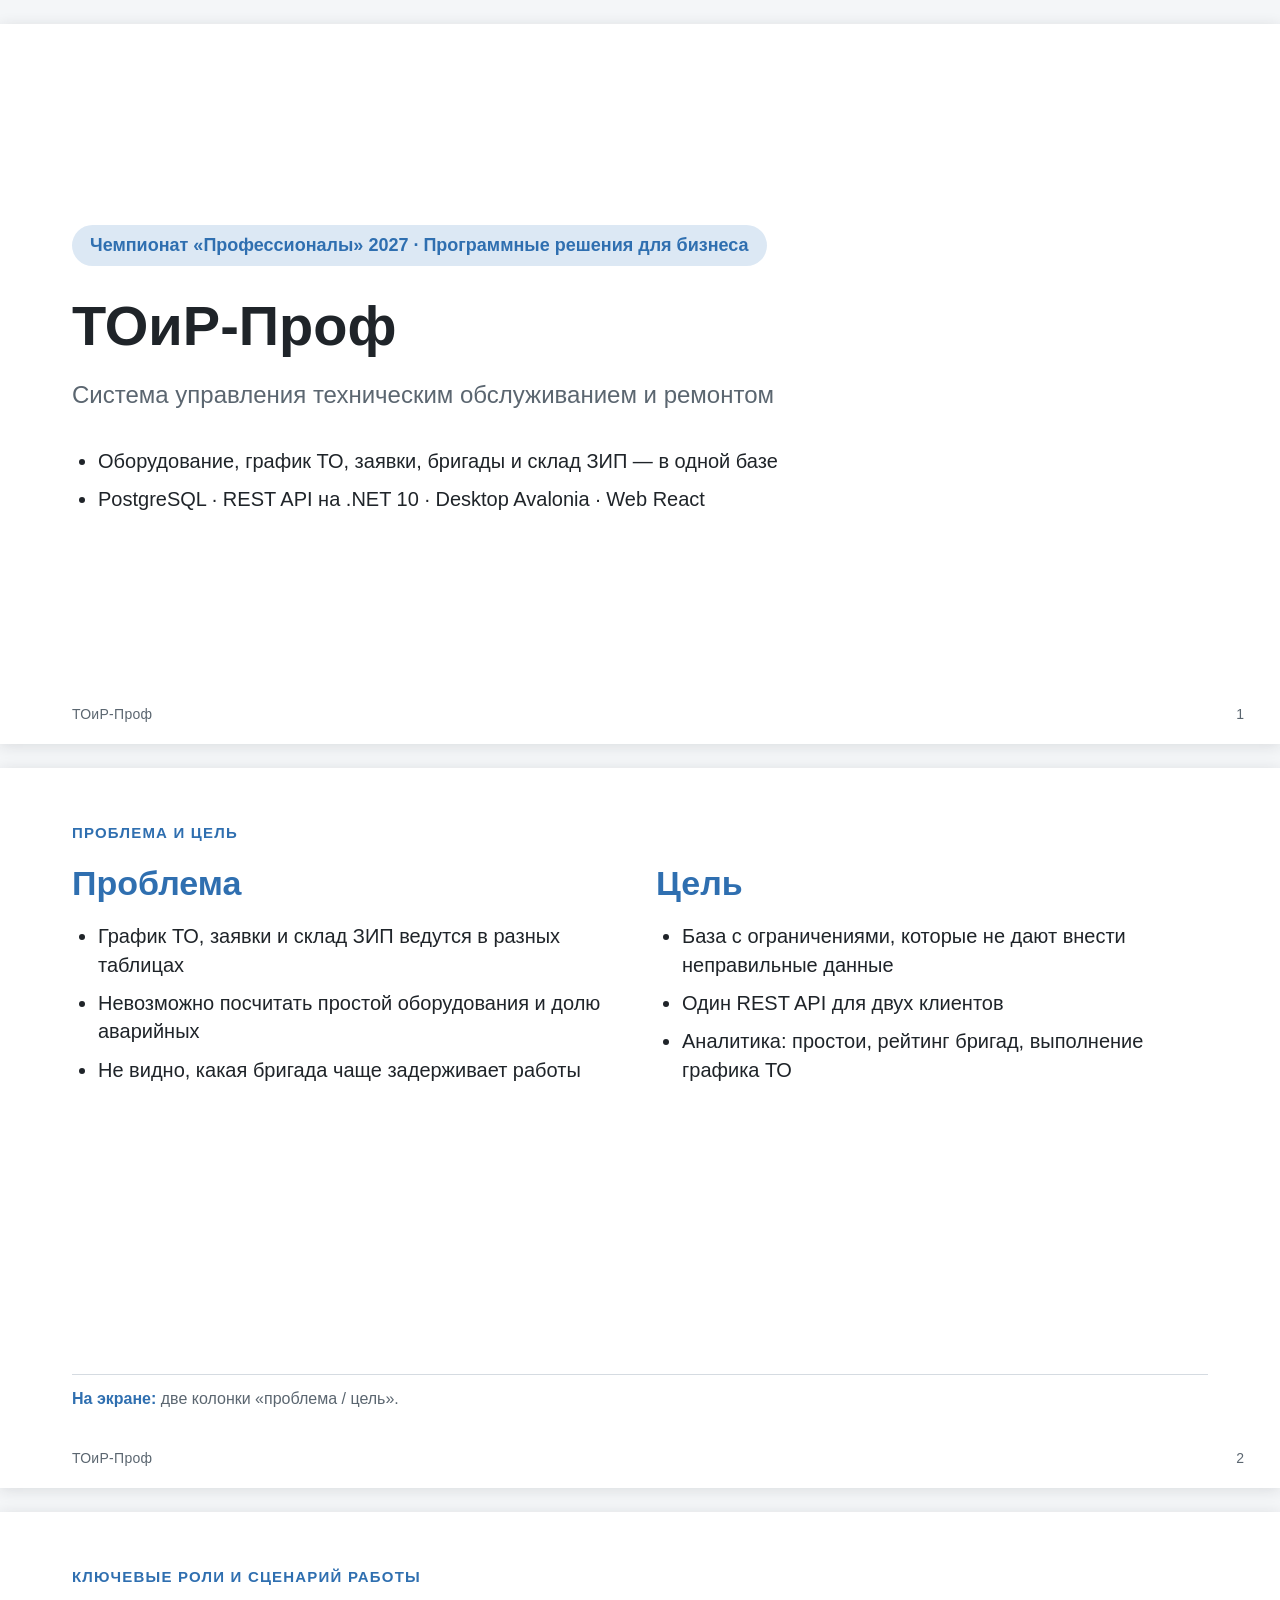
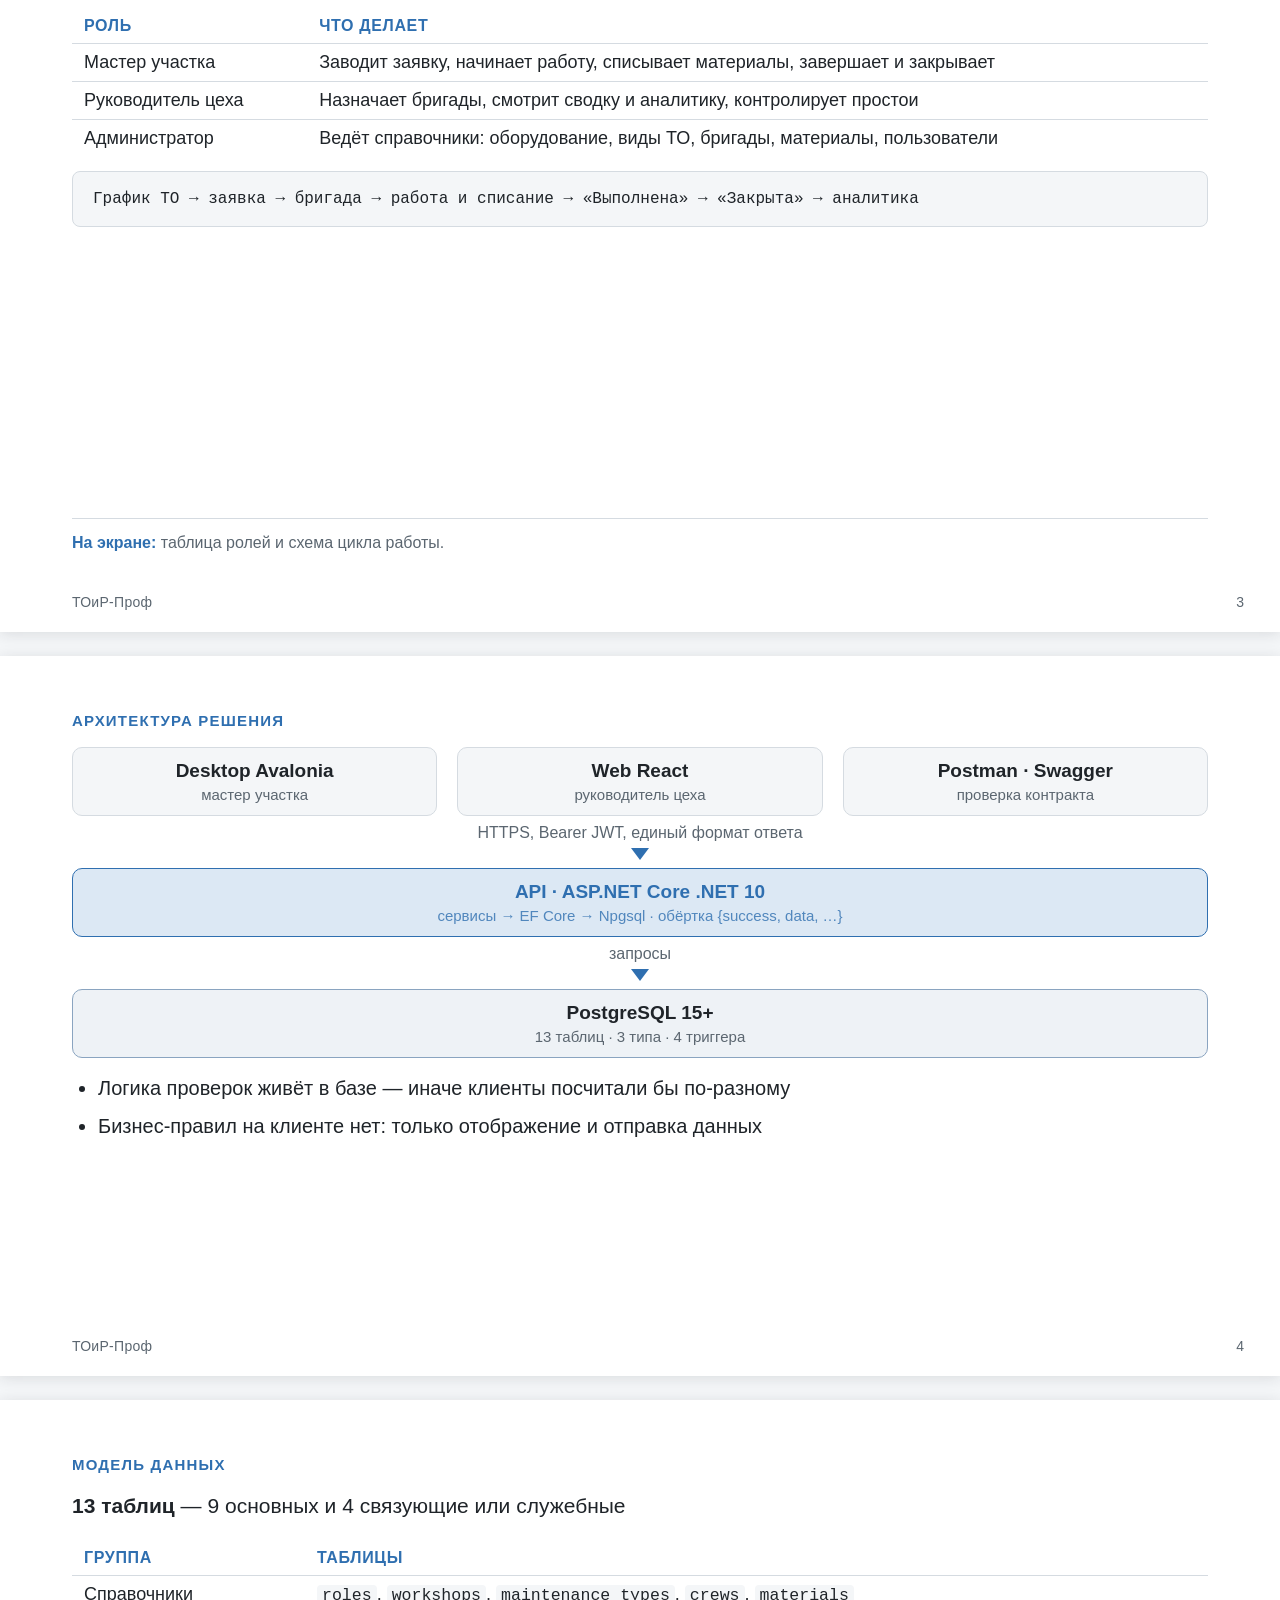
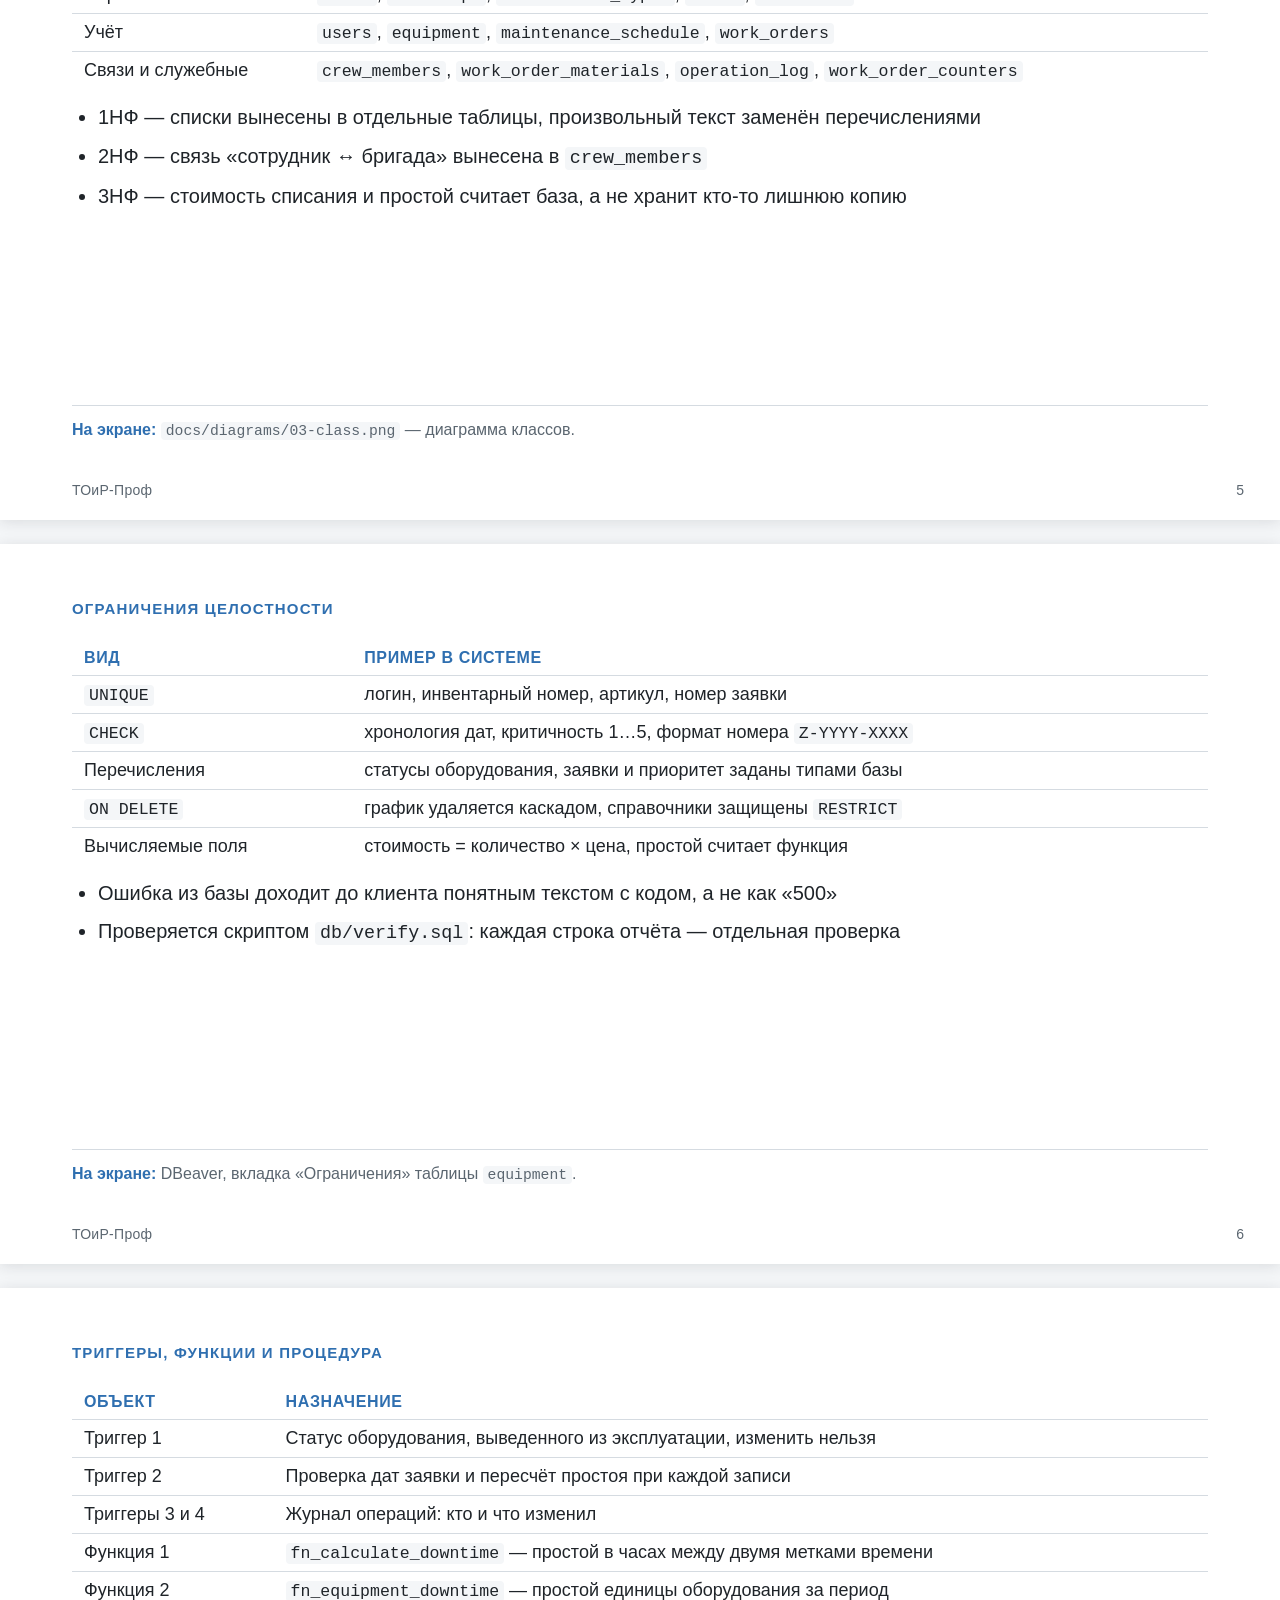
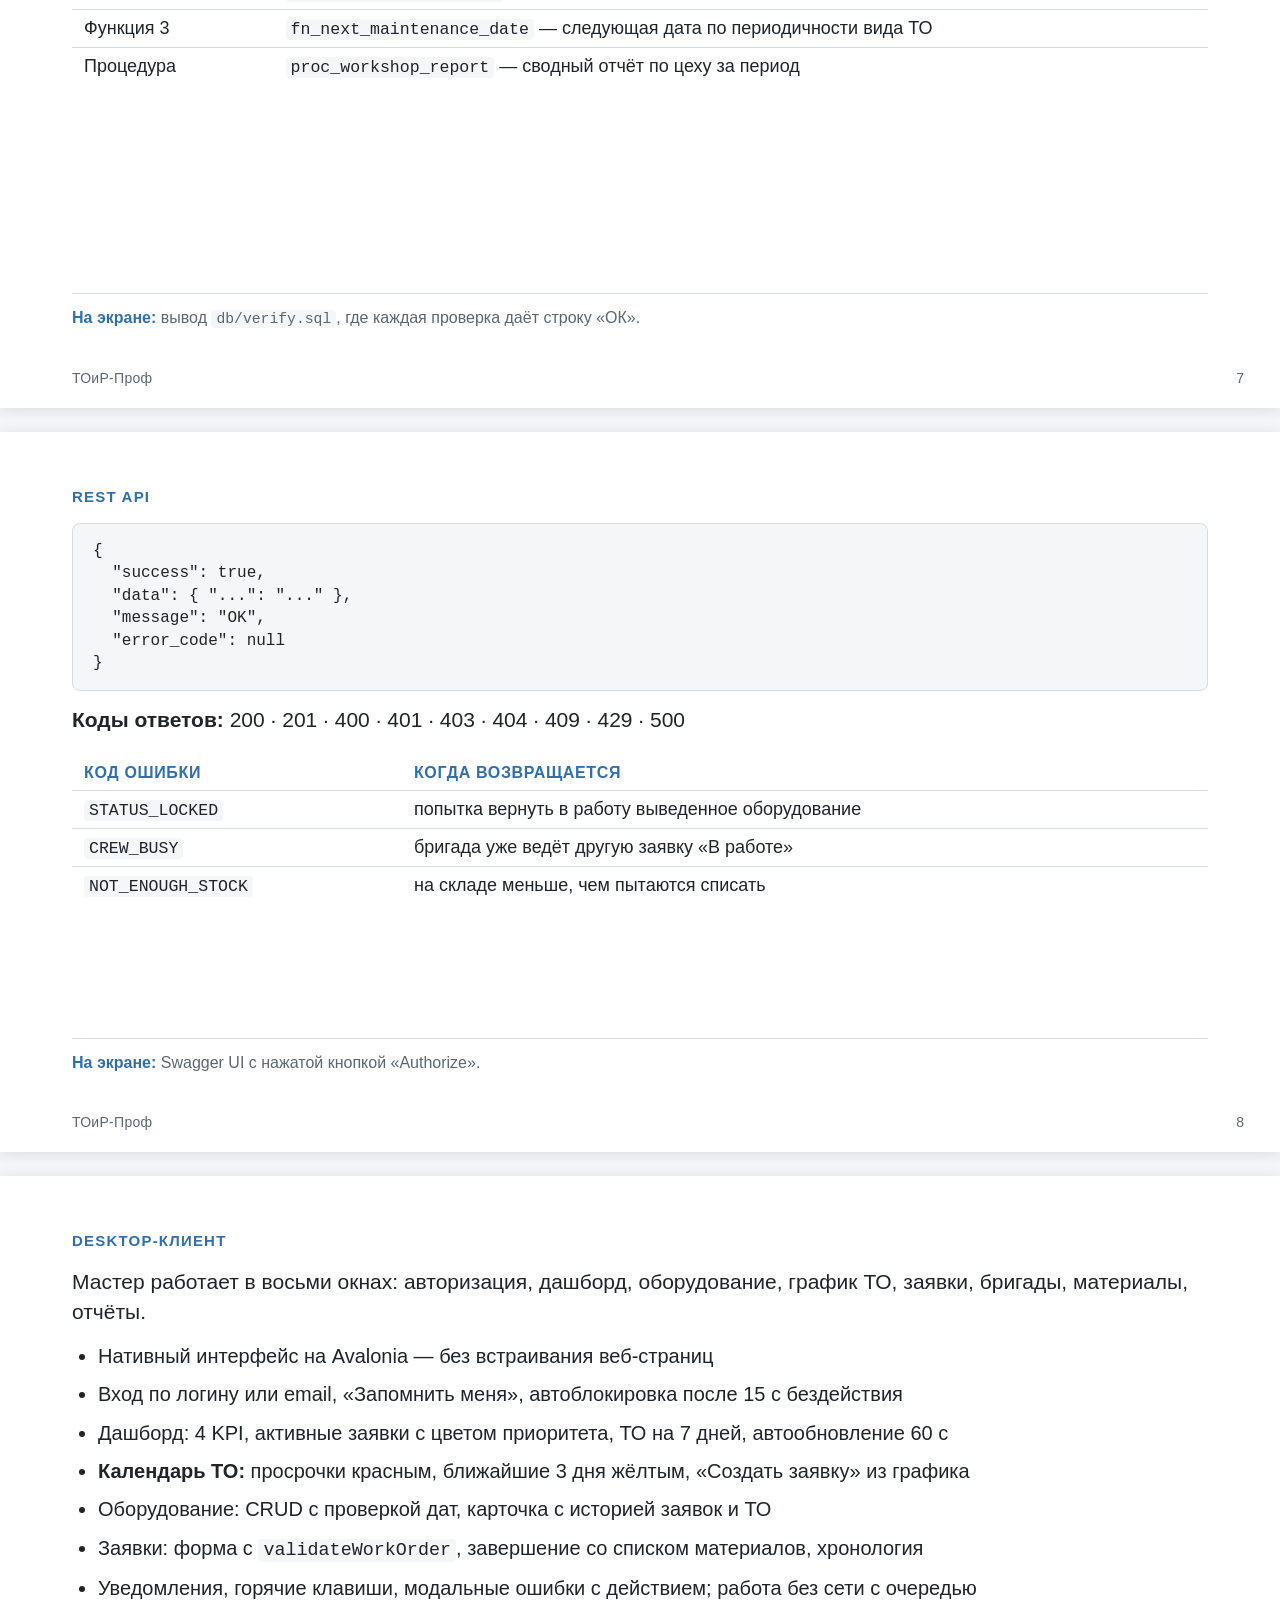
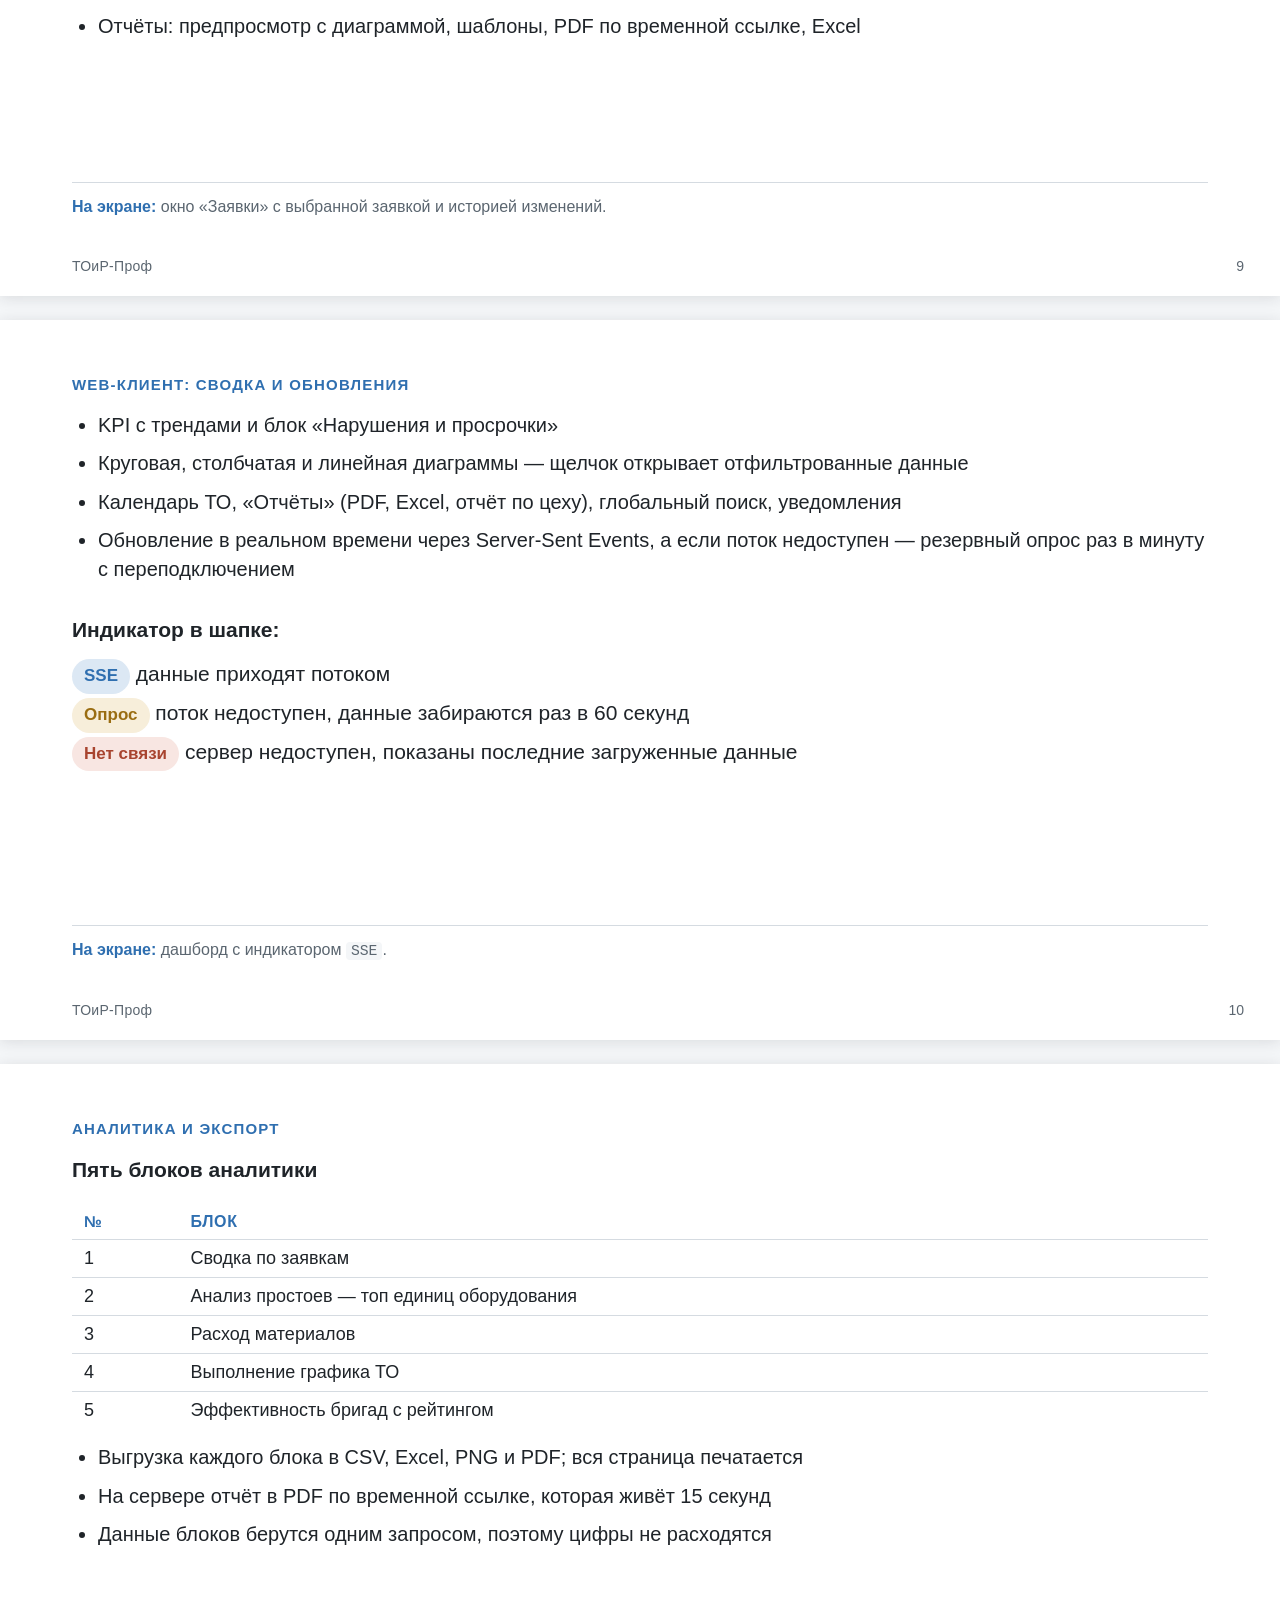
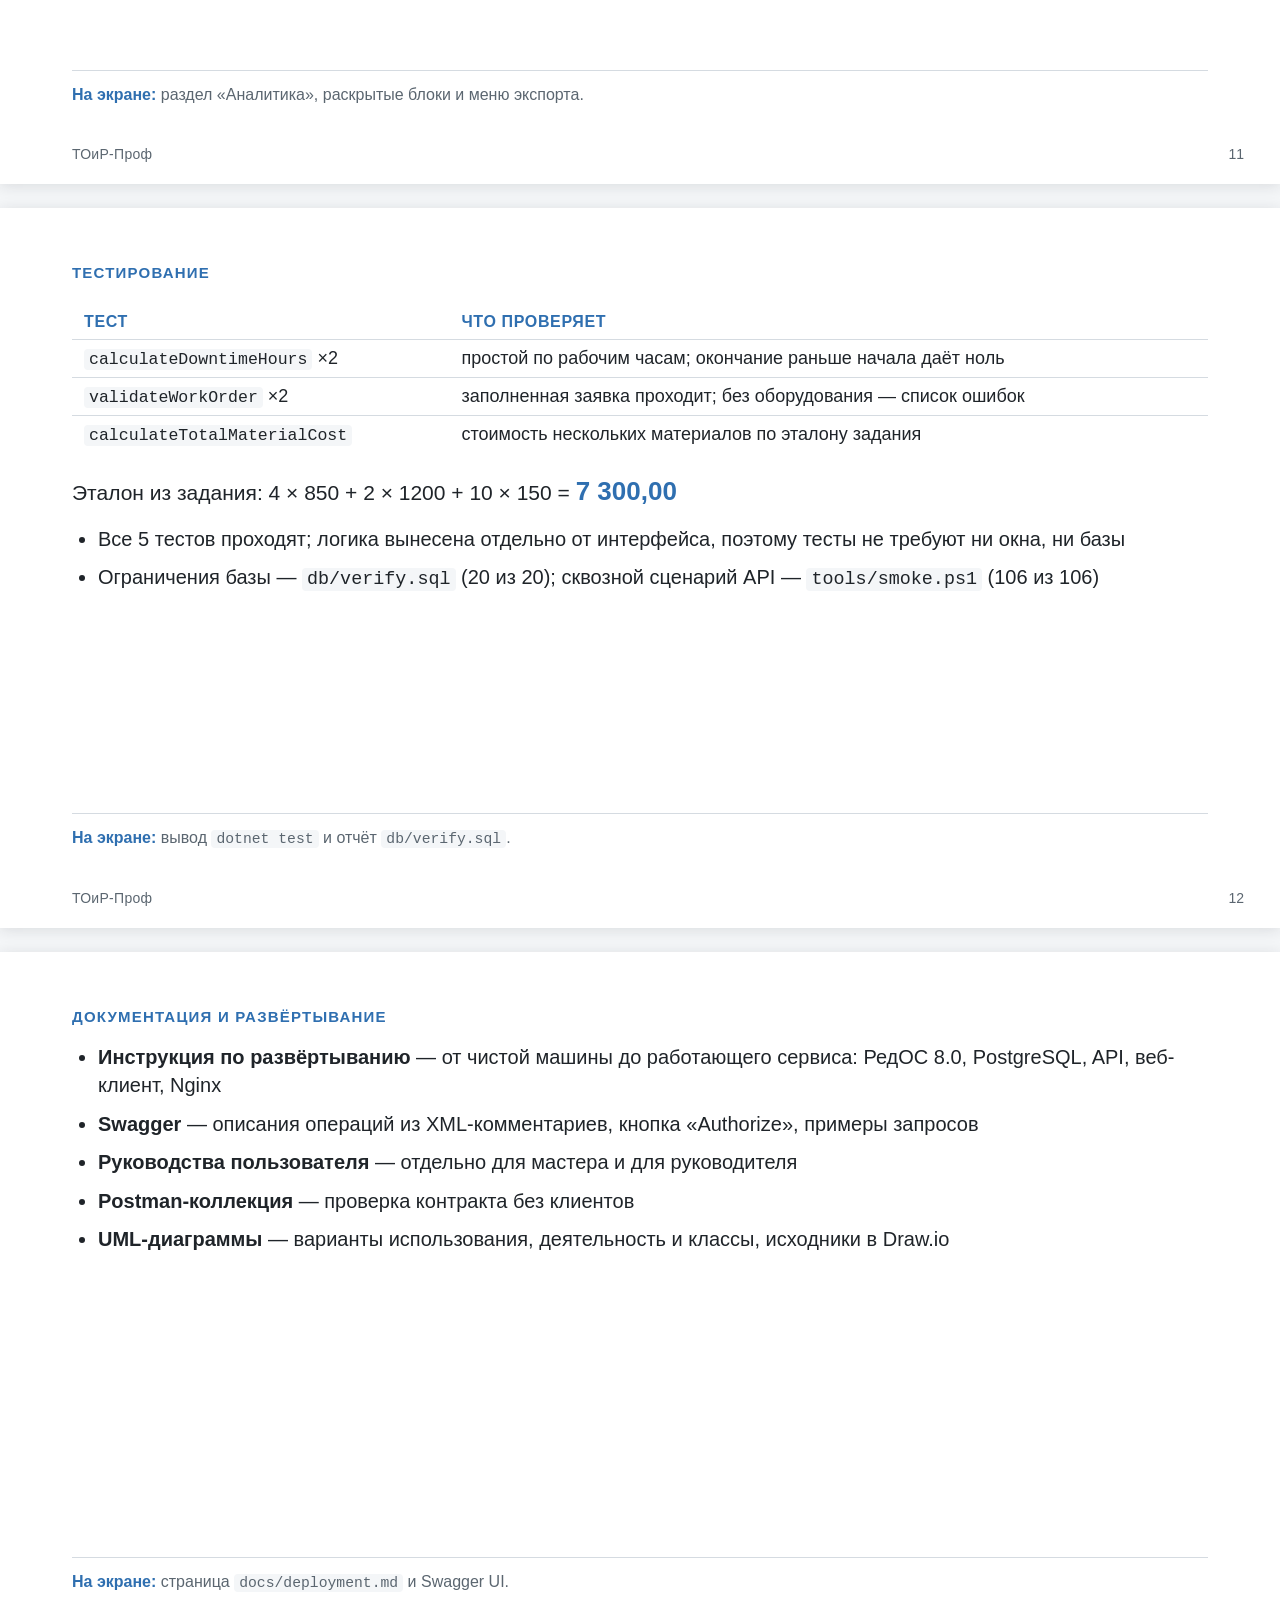
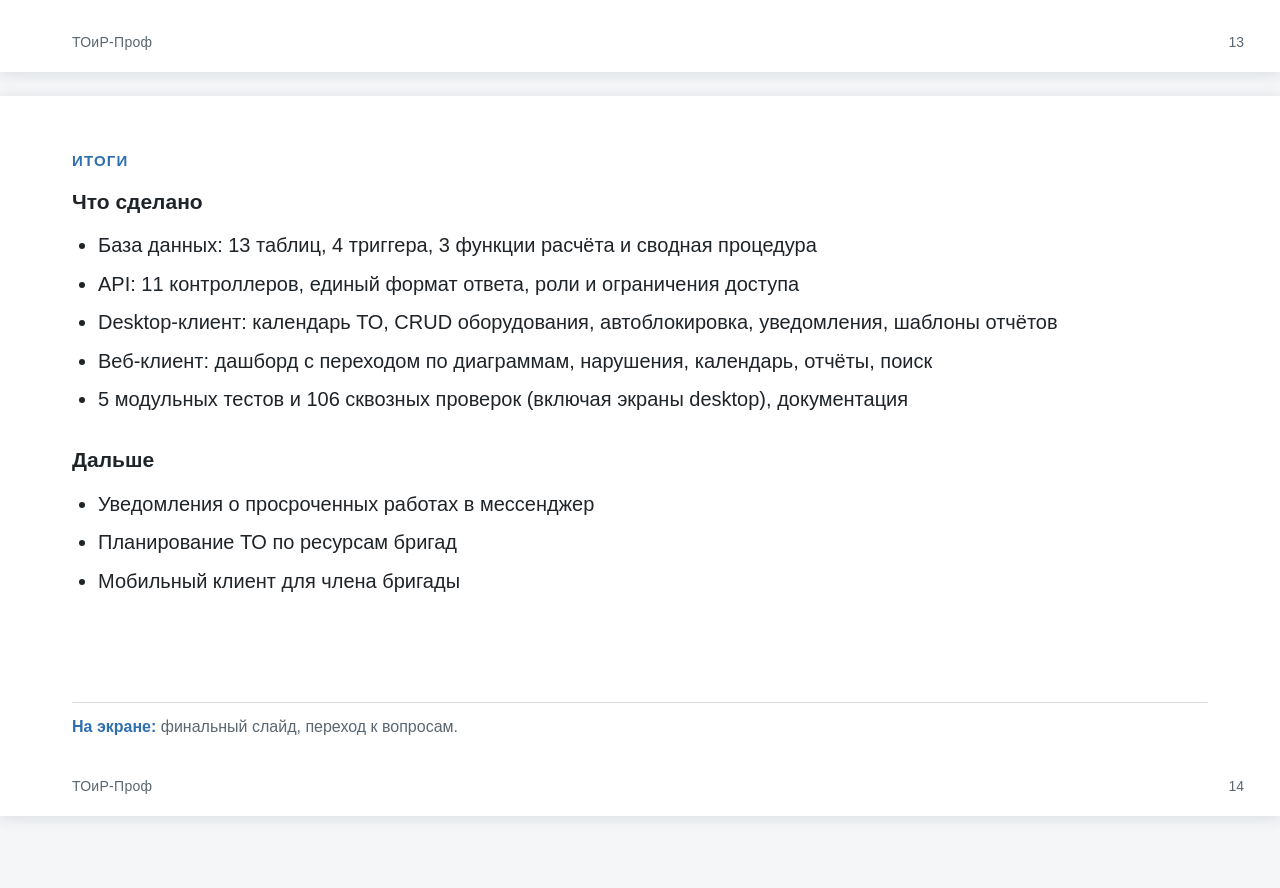
<file: docs/presentation/slides.html>
<!DOCTYPE html>
<html lang="ru">
<head>
<meta charset="utf-8">
<title>ТОиР-Проф — презентация проекта</title>
<style>
  :root {
    --ink: #1f2429;
    --muted: #5b6670;
    --line: #d5dbe1;
    --accent: #2f6fb0;
    --accent-soft: #dce8f4;
    --ok: #2f7d51;
    --warn: #9a6d12;
    --bad: #a8442f;
    --bg: #ffffff;
    --paper: #f4f6f8;
  }

  * { box-sizing: border-box; }

  html, body {
    margin: 0;
    padding: 0;
    background: var(--paper);
    color: var(--ink);
    font-family: "Segoe UI", "Noto Sans", Arial, sans-serif;
  }

  .deck { padding: 24px 0 48px; }

  .slide {
    position: relative;
    width: 1280px;
    height: 720px;
    margin: 0 auto 24px;
    padding: 56px 72px 64px;
    background: var(--bg);
    box-shadow: 0 2px 14px rgba(31, 36, 41, .12);
    page-break-after: always;
    break-after: page;
    display: flex;
    flex-direction: column;
    overflow: hidden;
  }

  .slide:last-child { page-break-after: auto; break-after: auto; }

  .slide__no {
    position: absolute;
    right: 36px;
    bottom: 22px;
    color: var(--muted);
    font-size: 14px;
  }

  .slide__mark {
    position: absolute;
    left: 72px;
    bottom: 22px;
    color: var(--muted);
    font-size: 14px;
    letter-spacing: .02em;
  }

  h1 { font-size: 46px; line-height: 1.15; margin: 0 0 28px; font-weight: 650; }
  h2 { font-size: 15px; text-transform: uppercase; letter-spacing: .08em; color: var(--accent); margin: 0 0 18px; }
  p { font-size: 21px; line-height: 1.45; margin: 0 0 14px; }
  ul { margin: 0 0 12px; padding-left: 26px; }
  li { font-size: 20px; line-height: 1.42; margin-bottom: 10px; }
  code { font-family: "JetBrains Mono", Consolas, monospace; font-size: .92em; background: var(--paper); padding: 1px 5px; border-radius: 4px; }

  table { width: 100%; border-collapse: collapse; margin: 6px 0 14px; }
  th, td { text-align: left; padding: 8px 12px; font-size: 18px; border-bottom: 1px solid var(--line); vertical-align: top; }
  th { color: var(--accent); font-weight: 600; font-size: 16px; text-transform: uppercase; letter-spacing: .04em; }
  tr:last-child td { border-bottom: none; }

  pre {
    background: var(--paper);
    border: 1px solid var(--line);
    border-radius: 8px;
    padding: 16px 20px;
    font-family: "JetBrains Mono", Consolas, monospace;
    font-size: 16px;
    line-height: 1.4;
    white-space: pre;
    overflow: hidden;
    margin: 0 0 14px;
  }

  .cols { display: flex; gap: 32px; }
  .cols > div { flex: 1; }

  .note {
    margin-top: auto;
    border-top: 1px solid var(--line);
    padding-top: 12px;
    color: var(--muted);
    font-size: 16px;
  }

  .note b { color: var(--accent); font-weight: 600; }

  .title { justify-content: center; }
  .title h1 { font-size: 56px; margin-bottom: 20px; }
  .title .sub { font-size: 24px; color: var(--muted); margin-bottom: 34px; }
  .title .badge {
    display: inline-block;
    align-self: flex-start;
    padding: 10px 18px;
    background: var(--accent-soft);
    color: var(--accent);
    border-radius: 999px;
    font-size: 18px;
    font-weight: 600;
  }

  .pill {
    display: inline-block;
    padding: 5px 12px;
    border-radius: 999px;
    font-size: 17px;
    font-weight: 600;
    background: var(--accent-soft);
    color: var(--accent);
  }
  .pill--ok { background: #e2f1e8; color: var(--ok); }
  .pill--warn { background: #f7eeda; color: var(--warn); }
  .pill--bad { background: #f8e6e2; color: var(--bad); }

  .big { font-size: 34px; font-weight: 650; color: var(--accent); }

  /* Схема архитектуры: настоящие блоки, а не псевдографика в <pre>.
     Псевдографика в презентации ломается: шрифт подставляется свой,
     линии рамок не сходятся, а блок обрезается по краю слайда. */
  .arch { margin: 0 0 16px; }
  .arch__row { display: flex; gap: 20px; justify-content: center; }
  .box {
    flex: 1;
    border: 1.5px solid var(--line);
    border-radius: 10px;
    padding: 12px 16px;
    background: var(--paper);
    font-size: 19px;
    font-weight: 600;
    text-align: center;
  }
  .box span { display: block; margin-top: 4px; font-size: 15px; font-weight: 400; color: var(--muted); }
  .box--api { border-color: var(--accent); background: var(--accent-soft); color: var(--accent); }
  .box--api span { color: var(--accent); opacity: .8; }
  .box--db { border-color: #8aa4c0; background: #eef2f6; }
  .arrow { text-align: center; margin: 8px 0; font-size: 16px; color: var(--muted); }
  .arrow::after {
    content: "";
    display: block;
    width: 0;
    height: 0;
    margin: 6px auto 0;
    border-left: 9px solid transparent;
    border-right: 9px solid transparent;
    border-top: 12px solid var(--accent);
  }

  @page { size: 1280px 720px; margin: 0; }

  @media print {
    html, body { background: #fff; }
    .deck { padding: 0; }
    .slide { box-shadow: none; margin: 0; }
  }
</style>
</head>
<body>
<div class="deck">

  <!-- 1 -->
  <section class="slide title">
    <span class="badge">Чемпионат «Профессионалы» 2027 · Программные решения для бизнеса</span>
    <h1 style="margin-top:28px">ТОиР-Проф</h1>
    <p class="sub">Система управления техническим обслуживанием и ремонтом</p>
    <ul>
      <li>Оборудование, график ТО, заявки, бригады и склад ЗИП — в одной базе</li>
      <li>PostgreSQL · REST API на .NET 10 · Desktop Avalonia · Web React</li>
    </ul>
    <div class="slide__mark">ТОиР-Проф</div>
    <div class="slide__no">1</div>
  </section>

  <!-- 2 -->
  <section class="slide">
    <h2>Проблема и цель</h2>
    <div class="cols">
      <div>
        <p class="big">Проблема</p>
        <ul>
          <li>График ТО, заявки и склад ЗИП ведутся в разных таблицах</li>
          <li>Невозможно посчитать простой оборудования и долю аварийных</li>
          <li>Не видно, какая бригада чаще задерживает работы</li>
        </ul>
      </div>
      <div>
        <p class="big">Цель</p>
        <ul>
          <li>База с ограничениями, которые не дают внести неправильные данные</li>
          <li>Один REST API для двух клиентов</li>
          <li>Аналитика: простои, рейтинг бригад, выполнение графика ТО</li>
        </ul>
      </div>
    </div>
    <p class="note"><b>На экране:</b> две колонки «проблема / цель».</p>
    <div class="slide__mark">ТОиР-Проф</div>
    <div class="slide__no">2</div>
  </section>

  <!-- 3 -->
  <section class="slide">
    <h2>Ключевые роли и сценарий работы</h2>
    <table>
      <tr><th>Роль</th><th>Что делает</th></tr>
      <tr><td>Мастер участка</td><td>Заводит заявку, начинает работу, списывает материалы, завершает и закрывает</td></tr>
      <tr><td>Руководитель цеха</td><td>Назначает бригады, смотрит сводку и аналитику, контролирует простои</td></tr>
      <tr><td>Администратор</td><td>Ведёт справочники: оборудование, виды ТО, бригады, материалы, пользователи</td></tr>
    </table>
    <pre>График ТО → заявка → бригада → работа и списание → «Выполнена» → «Закрыта» → аналитика</pre>
    <p class="note"><b>На экране:</b> таблица ролей и схема цикла работы.</p>
    <div class="slide__mark">ТОиР-Проф</div>
    <div class="slide__no">3</div>
  </section>

  <!-- 4 -->
  <section class="slide">
    <h2>Архитектура решения</h2>
    <div class="arch">
      <div class="arch__row">
        <div class="box">Desktop Avalonia<span>мастер участка</span></div>
        <div class="box">Web React<span>руководитель цеха</span></div>
        <div class="box">Postman · Swagger<span>проверка контракта</span></div>
      </div>
      <div class="arrow">HTTPS, Bearer JWT, единый формат ответа</div>
      <div class="arch__row">
        <div class="box box--api">API · ASP.NET Core .NET 10<span>сервисы → EF Core → Npgsql · обёртка {success, data, …}</span></div>
      </div>
      <div class="arrow">запросы</div>
      <div class="arch__row">
        <div class="box box--db">PostgreSQL 15+<span>13 таблиц · 3 типа · 4 триггера</span></div>
      </div>
    </div>
    <ul>
      <li>Логика проверок живёт в базе — иначе клиенты посчитали бы по-разному</li>
      <li>Бизнес-правил на клиенте нет: только отображение и отправка данных</li>
    </ul>
    <div class="slide__mark">ТОиР-Проф</div>
    <div class="slide__no">4</div>
  </section>

  <!-- 5 -->
  <section class="slide">
    <h2>Модель данных</h2>
    <p><b>13 таблиц</b> — 9 основных и 4 связующие или служебные</p>
    <table>
      <tr><th>Группа</th><th>Таблицы</th></tr>
      <tr><td>Справочники</td><td><code>roles</code>, <code>workshops</code>, <code>maintenance_types</code>, <code>crews</code>, <code>materials</code></td></tr>
      <tr><td>Учёт</td><td><code>users</code>, <code>equipment</code>, <code>maintenance_schedule</code>, <code>work_orders</code></td></tr>
      <tr><td>Связи и служебные</td><td><code>crew_members</code>, <code>work_order_materials</code>, <code>operation_log</code>, <code>work_order_counters</code></td></tr>
    </table>
    <ul>
      <li>1НФ — списки вынесены в отдельные таблицы, произвольный текст заменён перечислениями</li>
      <li>2НФ — связь «сотрудник ↔ бригада» вынесена в <code>crew_members</code></li>
      <li>3НФ — стоимость списания и простой считает база, а не хранит кто-то лишнюю копию</li>
    </ul>
    <p class="note"><b>На экране:</b> <code>docs/diagrams/03-class.png</code> — диаграмма классов.</p>
    <div class="slide__mark">ТОиР-Проф</div>
    <div class="slide__no">5</div>
  </section>

  <!-- 6 -->
  <section class="slide">
    <h2>Ограничения целостности</h2>
    <table>
      <tr><th>Вид</th><th>Пример в системе</th></tr>
      <tr><td><code>UNIQUE</code></td><td>логин, инвентарный номер, артикул, номер заявки</td></tr>
      <tr><td><code>CHECK</code></td><td>хронология дат, критичность 1…5, формат номера <code>Z-YYYY-XXXX</code></td></tr>
      <tr><td>Перечисления</td><td>статусы оборудования, заявки и приоритет заданы типами базы</td></tr>
      <tr><td><code>ON DELETE</code></td><td>график удаляется каскадом, справочники защищены <code>RESTRICT</code></td></tr>
      <tr><td>Вычисляемые поля</td><td>стоимость = количество × цена, простой считает функция</td></tr>
    </table>
    <ul>
      <li>Ошибка из базы доходит до клиента понятным текстом с кодом, а не как «500»</li>
      <li>Проверяется скриптом <code>db/verify.sql</code>: каждая строка отчёта — отдельная проверка</li>
    </ul>
    <p class="note"><b>На экране:</b> DBeaver, вкладка «Ограничения» таблицы <code>equipment</code>.</p>
    <div class="slide__mark">ТОиР-Проф</div>
    <div class="slide__no">6</div>
  </section>

  <!-- 7 -->
  <section class="slide">
    <h2>Триггеры, функции и процедура</h2>
    <table>
      <tr><th>Объект</th><th>Назначение</th></tr>
      <tr><td>Триггер 1</td><td>Статус оборудования, выведенного из эксплуатации, изменить нельзя</td></tr>
      <tr><td>Триггер 2</td><td>Проверка дат заявки и пересчёт простоя при каждой записи</td></tr>
      <tr><td>Триггеры 3 и 4</td><td>Журнал операций: кто и что изменил</td></tr>
      <tr><td>Функция 1</td><td><code>fn_calculate_downtime</code> — простой в часах между двумя метками времени</td></tr>
      <tr><td>Функция 2</td><td><code>fn_equipment_downtime</code> — простой единицы оборудования за период</td></tr>
      <tr><td>Функция 3</td><td><code>fn_next_maintenance_date</code> — следующая дата по периодичности вида ТО</td></tr>
      <tr><td>Процедура</td><td><code>proc_workshop_report</code> — сводный отчёт по цеху за период</td></tr>
    </table>
    <p class="note"><b>На экране:</b> вывод <code>db/verify.sql</code>, где каждая проверка даёт строку «ОК».</p>
    <div class="slide__mark">ТОиР-Проф</div>
    <div class="slide__no">7</div>
  </section>

  <!-- 8 -->
  <section class="slide">
    <h2>REST API</h2>
    <pre>{
  "success": true,
  "data": { "...": "..." },
  "message": "OK",
  "error_code": null
}</pre>
    <p><b>Коды ответов:</b> 200 · 201 · 400 · 401 · 403 · 404 · 409 · 429 · 500</p>
    <table>
      <tr><th>Код ошибки</th><th>Когда возвращается</th></tr>
      <tr><td><code>STATUS_LOCKED</code></td><td>попытка вернуть в работу выведенное оборудование</td></tr>
      <tr><td><code>CREW_BUSY</code></td><td>бригада уже ведёт другую заявку «В работе»</td></tr>
      <tr><td><code>NOT_ENOUGH_STOCK</code></td><td>на складе меньше, чем пытаются списать</td></tr>
    </table>
    <p class="note"><b>На экране:</b> Swagger UI с нажатой кнопкой «Authorize».</p>
    <div class="slide__mark">ТОиР-Проф</div>
    <div class="slide__no">8</div>
  </section>

  <!-- 9 -->
  <section class="slide">
    <h2>Desktop-клиент</h2>
    <p>Мастер работает в восьми окнах: авторизация, дашборд, оборудование,
       график ТО, заявки, бригады, материалы, отчёты.</p>
    <ul>
      <li>Нативный интерфейс на Avalonia — без встраивания веб-страниц</li>
      <li>Вход по логину или email, «Запомнить меня», автоблокировка после 15&nbsp;с бездействия</li>
      <li>Дашборд: 4 KPI, активные заявки с цветом приоритета, ТО на 7 дней, автообновление 60&nbsp;с</li>
      <li><b>Календарь ТО:</b> просрочки красным, ближайшие 3 дня жёлтым, «Создать заявку» из графика</li>
      <li>Оборудование: CRUD с проверкой дат, карточка с историей заявок и ТО</li>
      <li>Заявки: форма с <code>validateWorkOrder</code>, завершение со списком материалов, хронология</li>
      <li>Уведомления, горячие клавиши, модальные ошибки с действием; работа без сети с очередью</li>
      <li>Отчёты: предпросмотр с диаграммой, шаблоны, PDF по временной ссылке, Excel</li>
    </ul>
    <p class="note"><b>На экране:</b> окно «Заявки» с выбранной заявкой и историей изменений.</p>
    <div class="slide__mark">ТОиР-Проф</div>
    <div class="slide__no">9</div>
  </section>

  <!-- 10 -->
  <section class="slide">
    <h2>Web-клиент: сводка и обновления</h2>
    <ul>
      <li>KPI с трендами и блок «Нарушения и просрочки»</li>
      <li>Круговая, столбчатая и линейная диаграммы — щелчок открывает отфильтрованные данные</li>
      <li>Календарь ТО, «Отчёты» (PDF, Excel, отчёт по цеху), глобальный поиск, уведомления</li>
      <li>Обновление в реальном времени через Server-Sent Events, а если поток
          недоступен — резервный опрос раз в минуту с переподключением</li>
    </ul>
    <p style="margin-top:10px"><b>Индикатор в шапке:</b></p>
    <p style="margin-bottom:4px"><span class="pill">SSE</span> данные приходят потоком</p>
    <p style="margin-bottom:4px"><span class="pill pill--warn">Опрос</span> поток недоступен, данные забираются раз в 60 секунд</p>
    <p><span class="pill pill--bad">Нет связи</span> сервер недоступен, показаны последние загруженные данные</p>
    <p class="note"><b>На экране:</b> дашборд с индикатором <code>SSE</code>.</p>
    <div class="slide__mark">ТОиР-Проф</div>
    <div class="slide__no">10</div>
  </section>

  <!-- 11 -->
  <section class="slide">
    <h2>Аналитика и экспорт</h2>
    <p><b>Пять блоков аналитики</b></p>
    <table>
      <tr><th>№</th><th>Блок</th></tr>
      <tr><td>1</td><td>Сводка по заявкам</td></tr>
      <tr><td>2</td><td>Анализ простоев — топ единиц оборудования</td></tr>
      <tr><td>3</td><td>Расход материалов</td></tr>
      <tr><td>4</td><td>Выполнение графика ТО</td></tr>
      <tr><td>5</td><td>Эффективность бригад с рейтингом</td></tr>
    </table>
    <ul>
      <li>Выгрузка каждого блока в CSV, Excel, PNG и PDF; вся страница печатается</li>
      <li>На сервере отчёт в PDF по временной ссылке, которая живёт 15 секунд</li>
      <li>Данные блоков берутся одним запросом, поэтому цифры не расходятся</li>
    </ul>
    <p class="note"><b>На экране:</b> раздел «Аналитика», раскрытые блоки и меню экспорта.</p>
    <div class="slide__mark">ТОиР-Проф</div>
    <div class="slide__no">11</div>
  </section>

  <!-- 12 -->
  <section class="slide">
    <h2>Тестирование</h2>
    <table>
      <tr><th>Тест</th><th>Что проверяет</th></tr>
      <tr><td><code>calculateDowntimeHours</code> ×2</td><td>простой по рабочим часам; окончание раньше начала даёт ноль</td></tr>
      <tr><td><code>validateWorkOrder</code> ×2</td><td>заполненная заявка проходит; без оборудования — список ошибок</td></tr>
      <tr><td><code>calculateTotalMaterialCost</code></td><td>стоимость нескольких материалов по эталону задания</td></tr>
    </table>
    <p style="margin-top:6px">Эталон из задания: 4 × 850 + 2 × 1200 + 10 × 150 = <b class="big" style="font-size:26px">7 300,00</b></p>
    <ul>
      <li>Все 5 тестов проходят; логика вынесена отдельно от интерфейса,
          поэтому тесты не требуют ни окна, ни базы</li>
      <li>Ограничения базы — <code>db/verify.sql</code> (20 из 20); сквозной сценарий API —
          <code>tools/smoke.ps1</code> (106 из 106)</li>
    </ul>
    <p class="note"><b>На экране:</b> вывод <code>dotnet test</code> и отчёт <code>db/verify.sql</code>.</p>
    <div class="slide__mark">ТОиР-Проф</div>
    <div class="slide__no">12</div>
  </section>

  <!-- 13 -->
  <section class="slide">
    <h2>Документация и развёртывание</h2>
    <ul>
      <li><b>Инструкция по развёртыванию</b> — от чистой машины до работающего сервиса:
          РедОС 8.0, PostgreSQL, API, веб-клиент, Nginx</li>
      <li><b>Swagger</b> — описания операций из XML-комментариев, кнопка «Authorize»,
          примеры запросов</li>
      <li><b>Руководства пользователя</b> — отдельно для мастера и для руководителя</li>
      <li><b>Postman-коллекция</b> — проверка контракта без клиентов</li>
      <li><b>UML-диаграммы</b> — варианты использования, деятельность и классы,
          исходники в Draw.io</li>
    </ul>
    <p class="note"><b>На экране:</b> страница <code>docs/deployment.md</code> и Swagger UI.</p>
    <div class="slide__mark">ТОиР-Проф</div>
    <div class="slide__no">13</div>
  </section>

  <!-- 14 -->
  <section class="slide">
    <h2>Итоги</h2>
    <p><b>Что сделано</b></p>
    <ul>
      <li>База данных: 13 таблиц, 4 триггера, 3 функции расчёта и сводная процедура</li>
      <li>API: 11 контроллеров, единый формат ответа, роли и ограничения доступа</li>
      <li>Desktop-клиент: календарь ТО, CRUD оборудования, автоблокировка, уведомления, шаблоны отчётов</li>
      <li>Веб-клиент: дашборд с переходом по диаграммам, нарушения, календарь, отчёты, поиск</li>
      <li>5 модульных тестов и 106 сквозных проверок (включая экраны desktop), документация</li>
    </ul>
    <p style="margin-top:10px"><b>Дальше</b></p>
    <ul>
      <li>Уведомления о просроченных работах в мессенджер</li>
      <li>Планирование ТО по ресурсам бригад</li>
      <li>Мобильный клиент для члена бригады</li>
    </ul>
    <p class="note"><b>На экране:</b> финальный слайд, переход к вопросам.</p>
    <div class="slide__mark">ТОиР-Проф</div>
    <div class="slide__no">14</div>
  </section>

</div>
</body>
</html>
</file>
